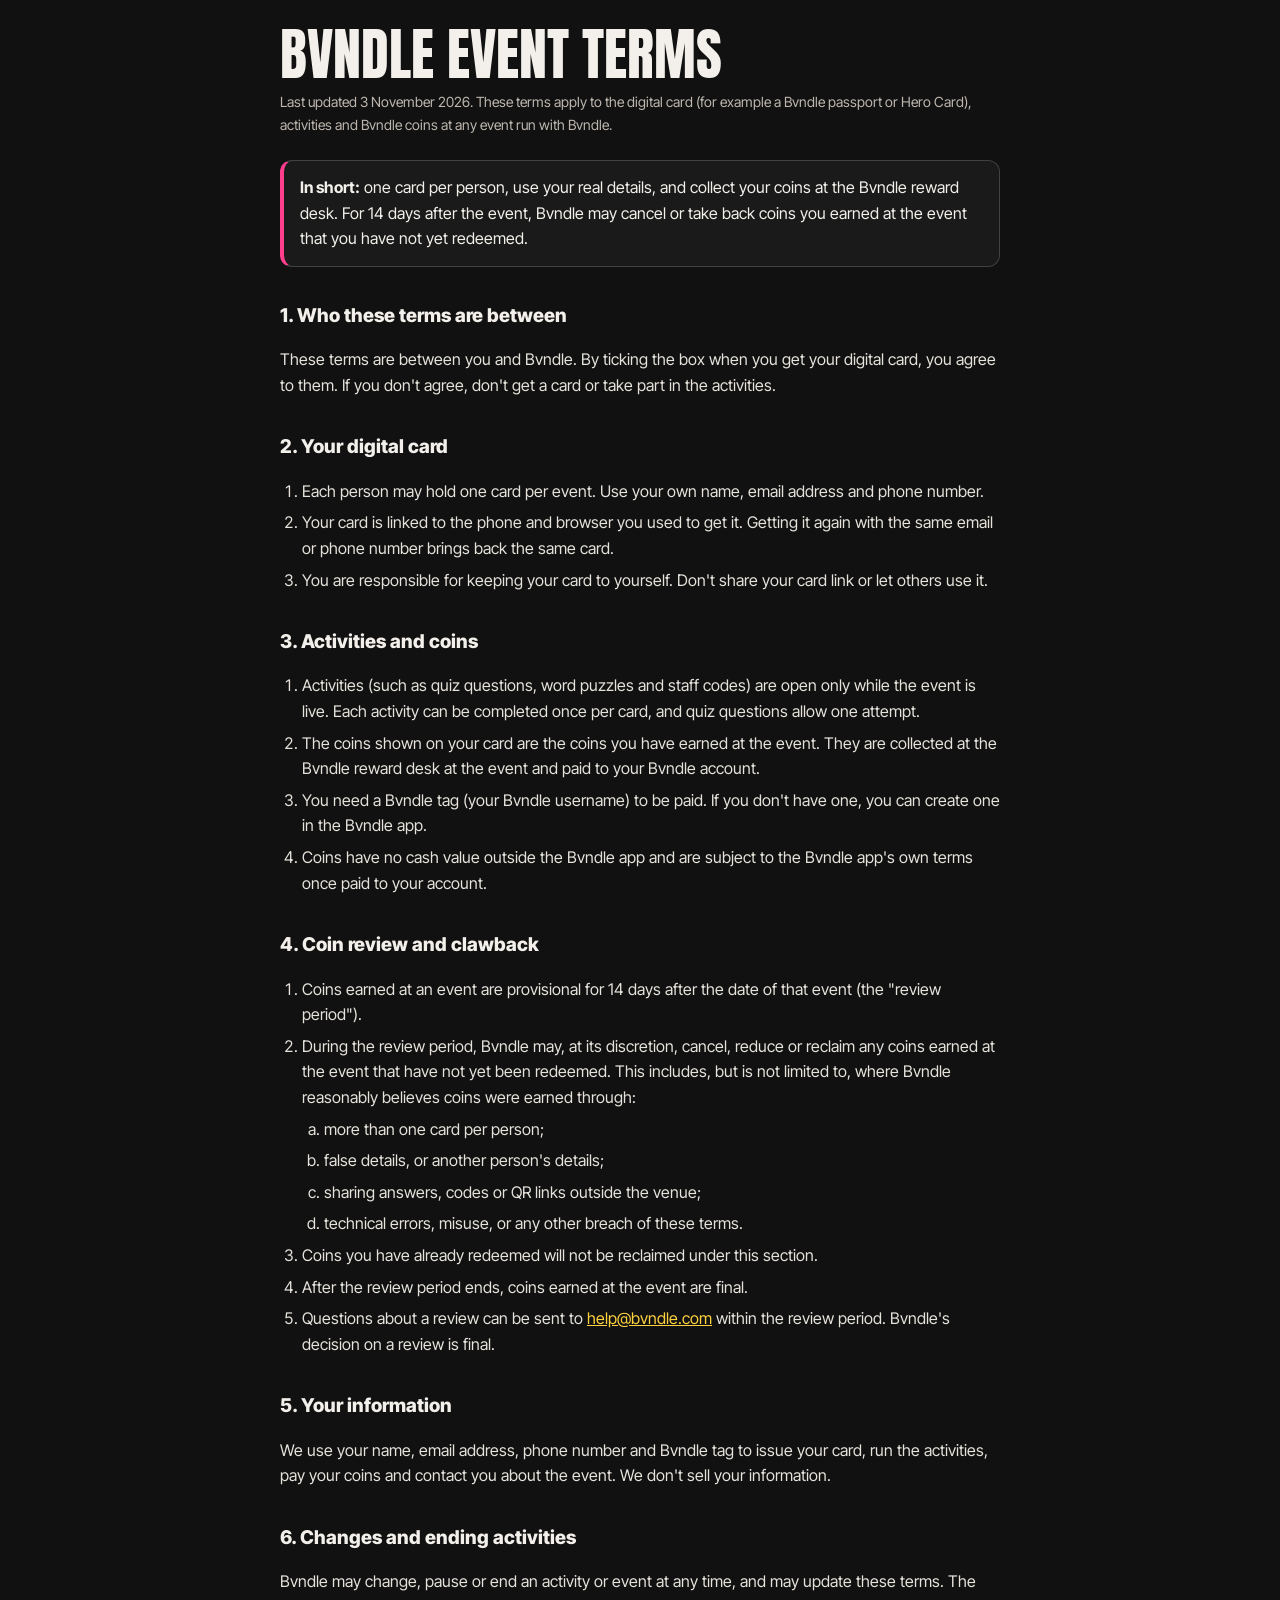
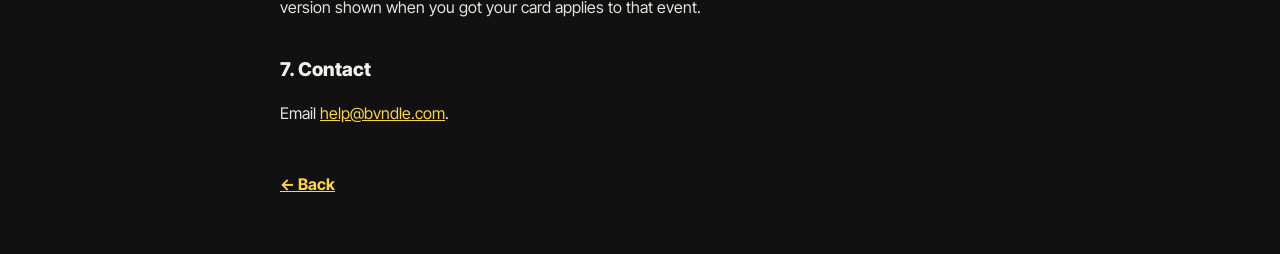
<file: event-terms.html>
<!doctype html>
<html lang="en">
<head>
  <meta charset="utf-8">
  <meta name="viewport" content="width=device-width, initial-scale=1, viewport-fit=cover">
  <title>Bvndle Event Terms</title>
  <meta name="description" content="Terms for Bvndle digital cards, activities and coins at Bvndle events.">
  <meta name="theme-color" content="#111111">
  <link rel="icon" href="assets/favicon.svg?v=2" type="image/svg+xml">
  <link rel="preconnect" href="https://fonts.googleapis.com">
  <link href="https://fonts.googleapis.com/css2?family=Anton&family=Inter+Tight:wght@400;500;600;700;800&display=swap" rel="stylesheet">
  <style>
    :root { --bg: #111; --fg: #F3F0EB; --dim: #bdb7af; --line: rgba(243,240,235,.18); --pink: #FF3E8E; --yellow: #FFD23F; }
    * { box-sizing: border-box; }
    html { -webkit-text-size-adjust: 100%; }
    body { margin: 0; background: var(--bg); color: var(--fg); font: 400 16px/1.6 "Inter Tight", system-ui, sans-serif; }
    main { width: min(720px, 100% - 32px); margin: 0 auto; padding: max(28px, env(safe-area-inset-top)) 0 calc(56px + env(safe-area-inset-bottom)); }
    h1 { font: 400 clamp(38px, 10vw, 56px)/.95 "Anton", Impact, sans-serif; text-transform: uppercase; margin: 0 0 10px; }
    h2 { font-size: 19px; font-weight: 800; margin: 34px 0 8px; }
    .meta { color: var(--dim); font-size: 14px; margin: 0 0 24px; }
    p, li { color: #e6e2dc; }
    ol { padding-left: 22px; } li { margin: 6px 0; } li li { list-style: lower-alpha; }
    a { color: var(--yellow); }
    .key { border: 1px solid var(--line); border-left: 4px solid var(--pink); border-radius: 12px; padding: 14px 16px; background: rgba(243,240,235,.04); }
    .back { display: inline-block; margin-top: 30px; font-weight: 700; }
  </style>
</head>
<body>
  <main>
    <h1>Bvndle Event Terms</h1>
    <p class="meta">Last updated 3 November 2026. These terms apply to the digital card (for example a Bvndle passport or Hero Card), activities and Bvndle coins at any event run with Bvndle.</p>

    <div class="key"><b>In short:</b> one card per person, use your real details, and collect your coins at the Bvndle reward desk. For 14 days after the event, Bvndle may cancel or take back coins you earned at the event that you have not yet redeemed.</div>

    <h2>1. Who these terms are between</h2>
    <p>These terms are between you and Bvndle. By ticking the box when you get your digital card, you agree to them. If you don't agree, don't get a card or take part in the activities.</p>

    <h2>2. Your digital card</h2>
    <ol>
      <li>Each person may hold one card per event. Use your own name, email address and phone number.</li>
      <li>Your card is linked to the phone and browser you used to get it. Getting it again with the same email or phone number brings back the same card.</li>
      <li>You are responsible for keeping your card to yourself. Don't share your card link or let others use it.</li>
    </ol>

    <h2>3. Activities and coins</h2>
    <ol>
      <li>Activities (such as quiz questions, word puzzles and staff codes) are open only while the event is live. Each activity can be completed once per card, and quiz questions allow one attempt.</li>
      <li>The coins shown on your card are the coins you have earned at the event. They are collected at the Bvndle reward desk at the event and paid to your Bvndle account.</li>
      <li>You need a Bvndle tag (your Bvndle username) to be paid. If you don't have one, you can create one in the Bvndle app.</li>
      <li>Coins have no cash value outside the Bvndle app and are subject to the Bvndle app's own terms once paid to your account.</li>
    </ol>

    <h2>4. Coin review and clawback</h2>
    <ol>
      <li>Coins earned at an event are provisional for 14 days after the date of that event (the "review period").</li>
      <li>During the review period, Bvndle may, at its discretion, cancel, reduce or reclaim any coins earned at the event that have not yet been redeemed. This includes, but is not limited to, where Bvndle reasonably believes coins were earned through:
        <ol>
          <li>more than one card per person;</li>
          <li>false details, or another person's details;</li>
          <li>sharing answers, codes or QR links outside the venue;</li>
          <li>technical errors, misuse, or any other breach of these terms.</li>
        </ol>
      </li>
      <li>Coins you have already redeemed will not be reclaimed under this section.</li>
      <li>After the review period ends, coins earned at the event are final.</li>
      <li>Questions about a review can be sent to <a href="mailto:help@bvndle.com">help@bvndle.com</a> within the review period. Bvndle's decision on a review is final.</li>
    </ol>

    <h2>5. Your information</h2>
    <p>We use your name, email address, phone number and Bvndle tag to issue your card, run the activities, pay your coins and contact you about the event. We don't sell your information.</p>

    <h2>6. Changes and ending activities</h2>
    <p>Bvndle may change, pause or end an activity or event at any time, and may update these terms. The version shown when you got your card applies to that event.</p>

    <h2>7. Contact</h2>
    <p>Email <a href="mailto:help@bvndle.com">help@bvndle.com</a>.</p>

    <a class="back" href="#" onclick="if (history.length > 1) history.back(); else window.close(); return false;">&larr; Back</a>
  </main>
</body>
</html>
</file>
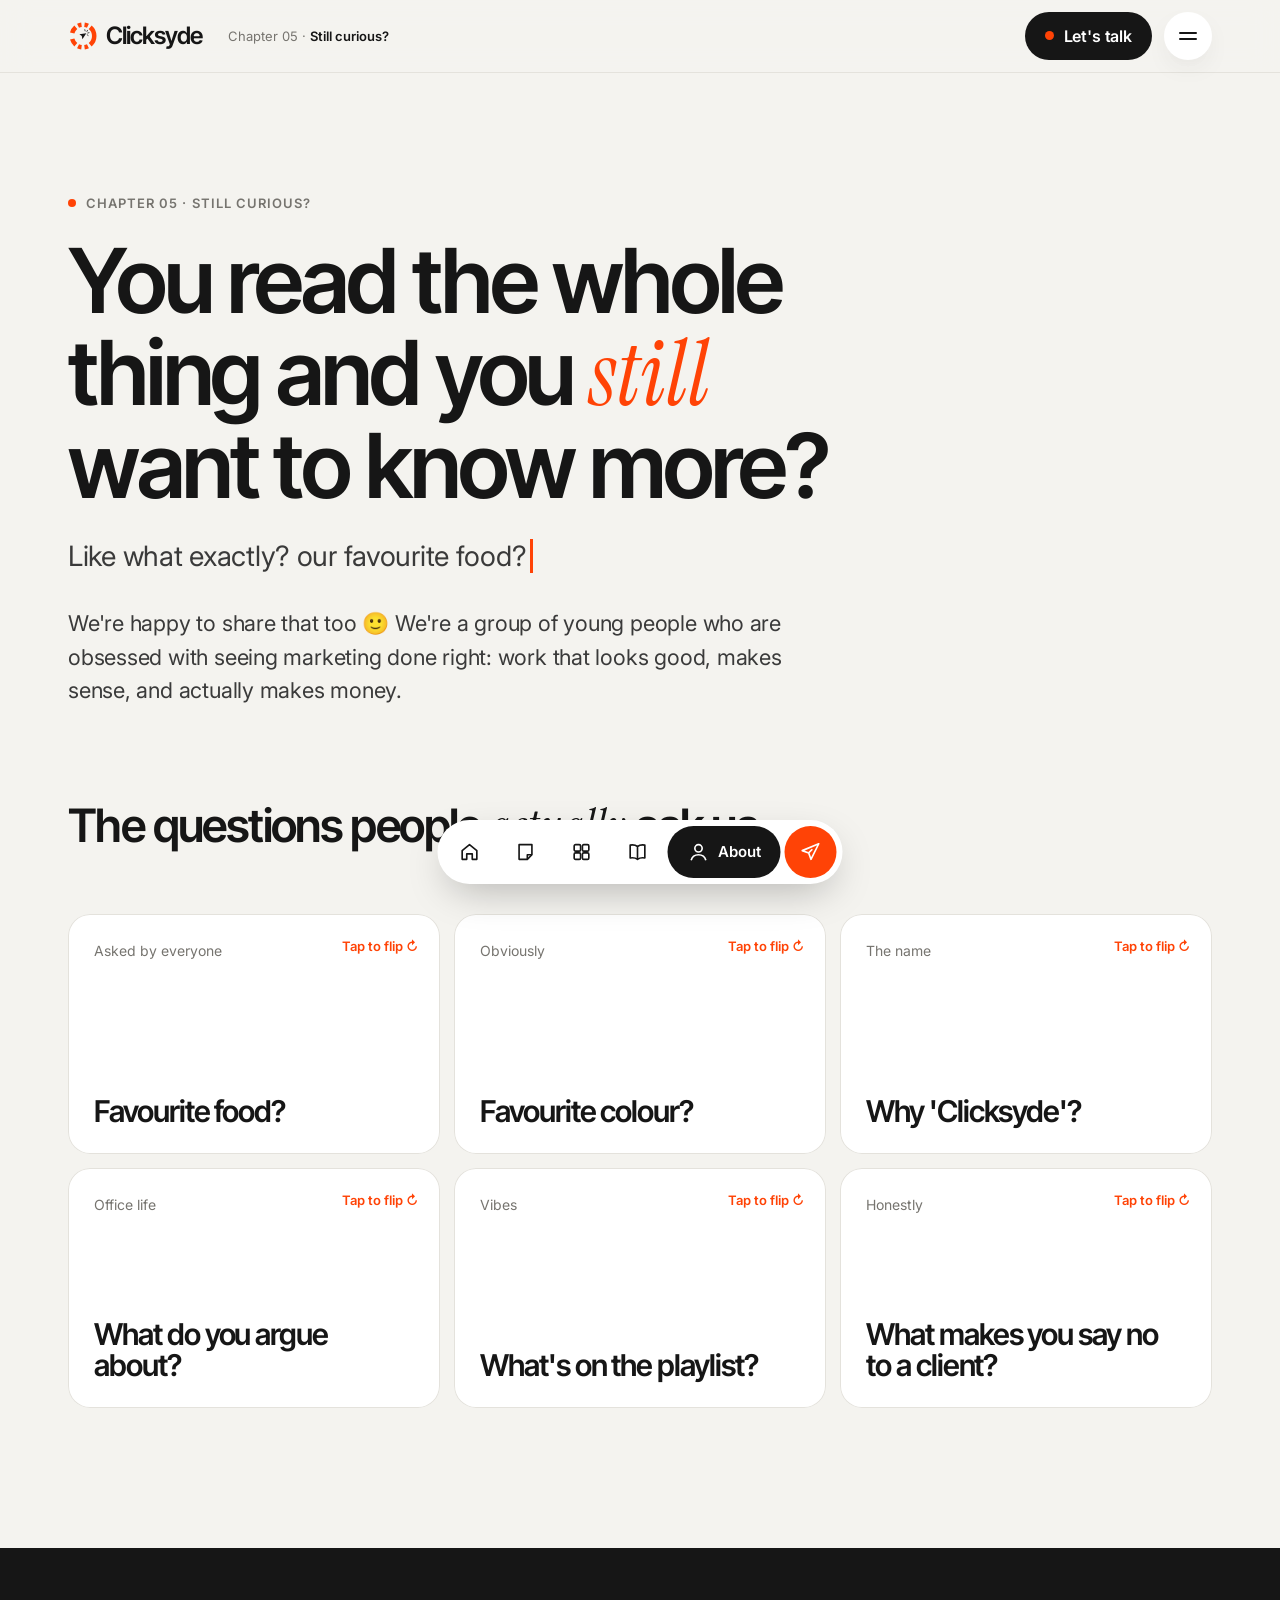
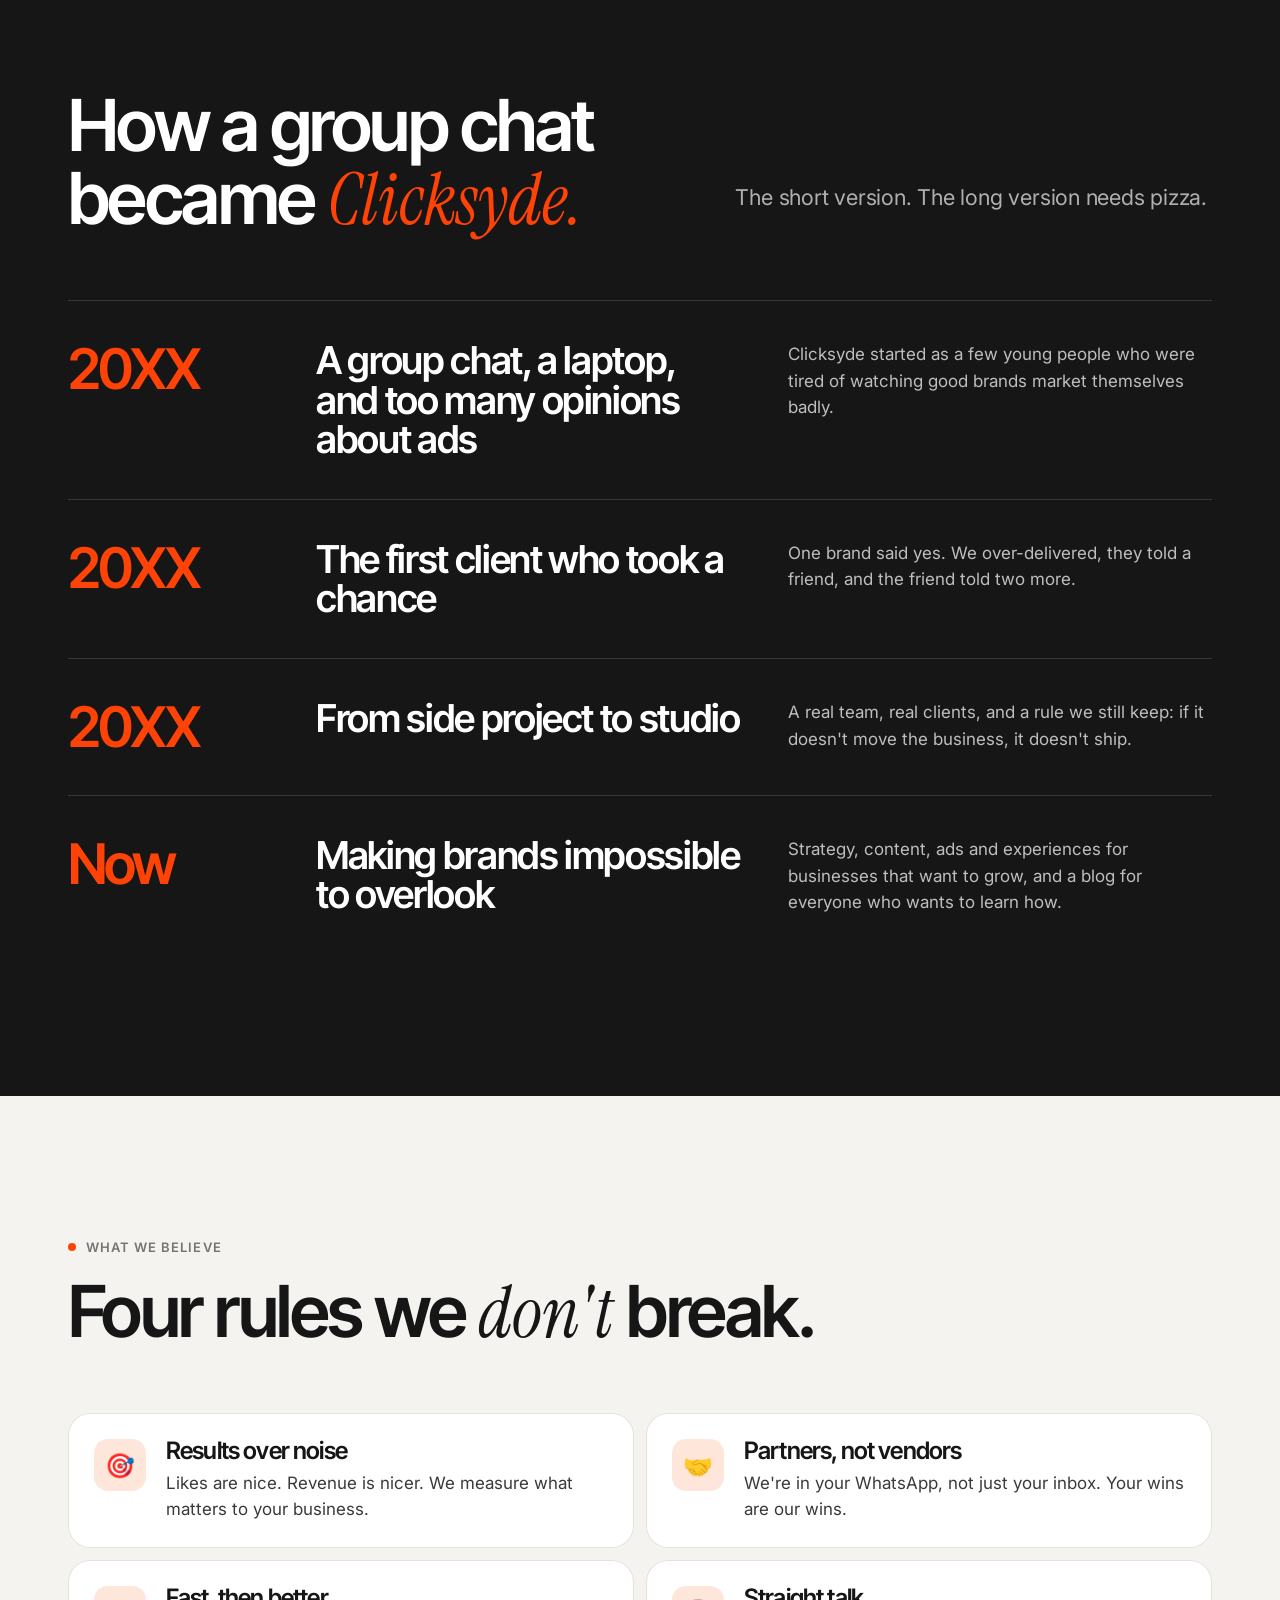
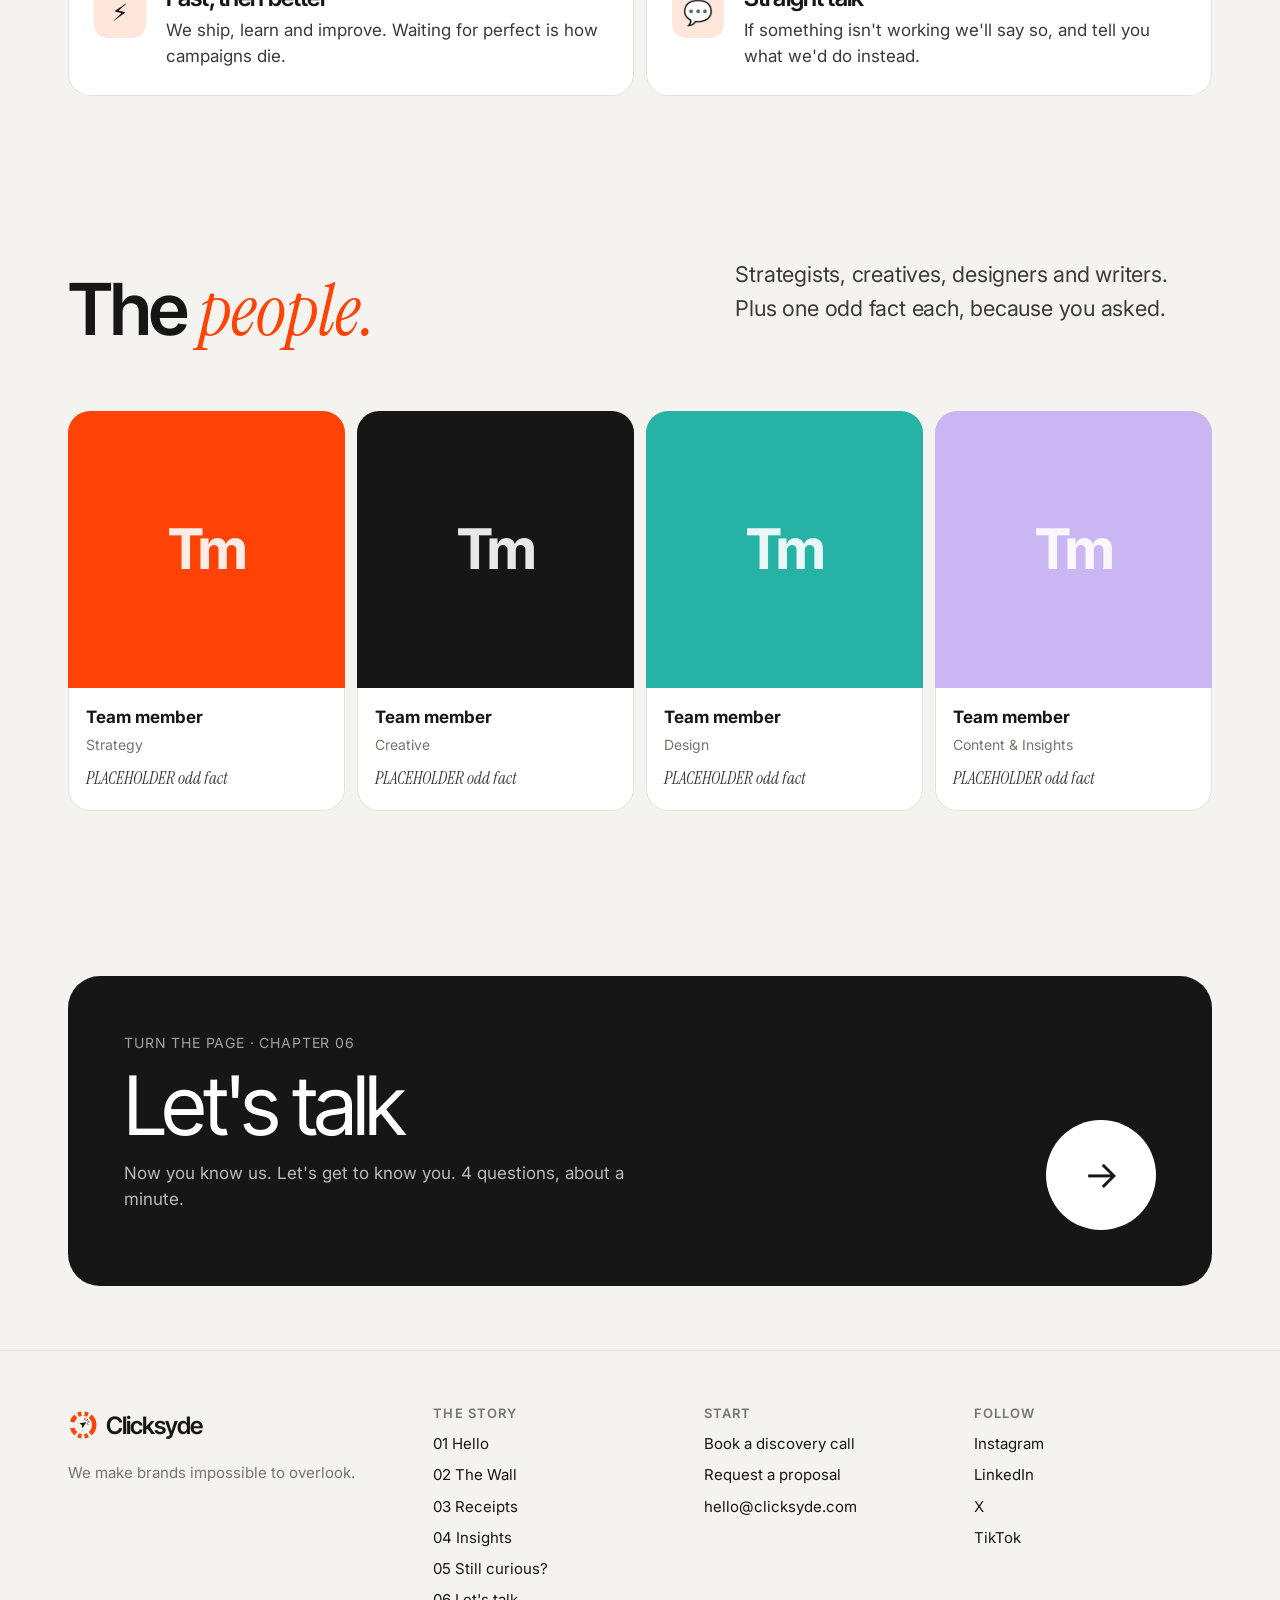
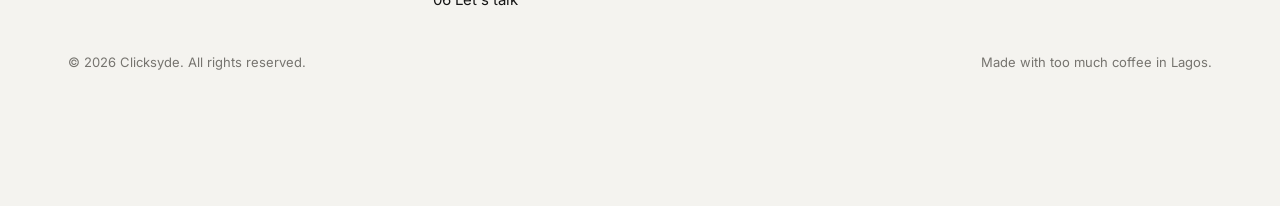
<file: clicksyde/about.html>
<!doctype html>
<html lang="en">
<head>
  <meta charset="utf-8">
  <meta name="viewport" content="width=device-width, initial-scale=1, viewport-fit=cover">
  <title>Still curious? | About Clicksyde</title>
  <meta name="description" content="The story, the people and the opinions behind Clicksyde.">
  <meta name="theme-color" content="#161616">
  <link rel="icon" href="assets/favicon.svg" type="image/svg+xml">
  <link rel="preconnect" href="https://fonts.googleapis.com"><link rel="preconnect" href="https://fonts.gstatic.com" crossorigin>
  <link href="https://fonts.googleapis.com/css2?family=Inter+Tight:wght@500;600;700&family=Inter:wght@400;500;600;700&family=Instrument+Serif:ital@1&display=swap" rel="stylesheet">
  <link rel="stylesheet" href="css/clicksyde.css?v=1">
</head>
<body data-page="about">
<main>

  <section class="opener curious">
    <div class="wrap">
      <span class="eyebrow">Chapter 05 · Still curious?</span>
      <h1 class="rv">You read the whole thing and you <span class="serif accent">still</span> want to know more?</h1>
      <p class="lead rv rv-d1" style="font-size:clamp(20px,2.2vw,28px)">Like what exactly? <span class="typed" aria-live="polite"></span></p>
      <p class="lead rv rv-d2">We're happy to share that too 🙂 We're a group of young people who are obsessed with seeing marketing done right: work that looks good, makes sense, and actually makes money.</p>
    </div>
  </section>

  <section class="sec" style="padding-top:0">
    <div class="wrap">
      <div class="sec-head"><h2 class="h-md rv">The questions people <span class="serif">actually</span> ask us</h2></div>
      <div class="facts"></div>
    </div>
  </section>

  <section class="sec dark">
    <div class="wrap">
      <div class="sec-head split">
        <h2 class="h-lg rv">How a group chat became <span class="serif accent">Clicksyde.</span></h2>
        <p class="lead rv rv-d1">The short version. The long version needs pizza.</p>
      </div>
      <div class="chapters-story"></div>
    </div>
  </section>

  <section class="sec">
    <div class="wrap">
      <div class="sec-head"><span class="eyebrow">What we believe</span><h2 class="h-lg rv">Four rules we <span class="serif">don't</span> break.</h2></div>
      <div class="values"></div>
    </div>
  </section>

  <section class="sec" style="padding-top:0">
    <div class="wrap">
      <div class="sec-head split"><h2 class="h-lg rv">The <span class="serif accent">people.</span></h2><p class="lead rv rv-d1">Strategists, creatives, designers and writers. Plus one odd fact each, because you asked.</p></div>
      <div class="team"></div>
    </div>
  </section>
  <span data-next-line="Now you know us. Let's get to know you. 4 questions, about a minute."></span>

</main>
<script src="js/data.js?v=1"></script>
<script src="js/app.js?v=1"></script>
</body>
</html>
</file>
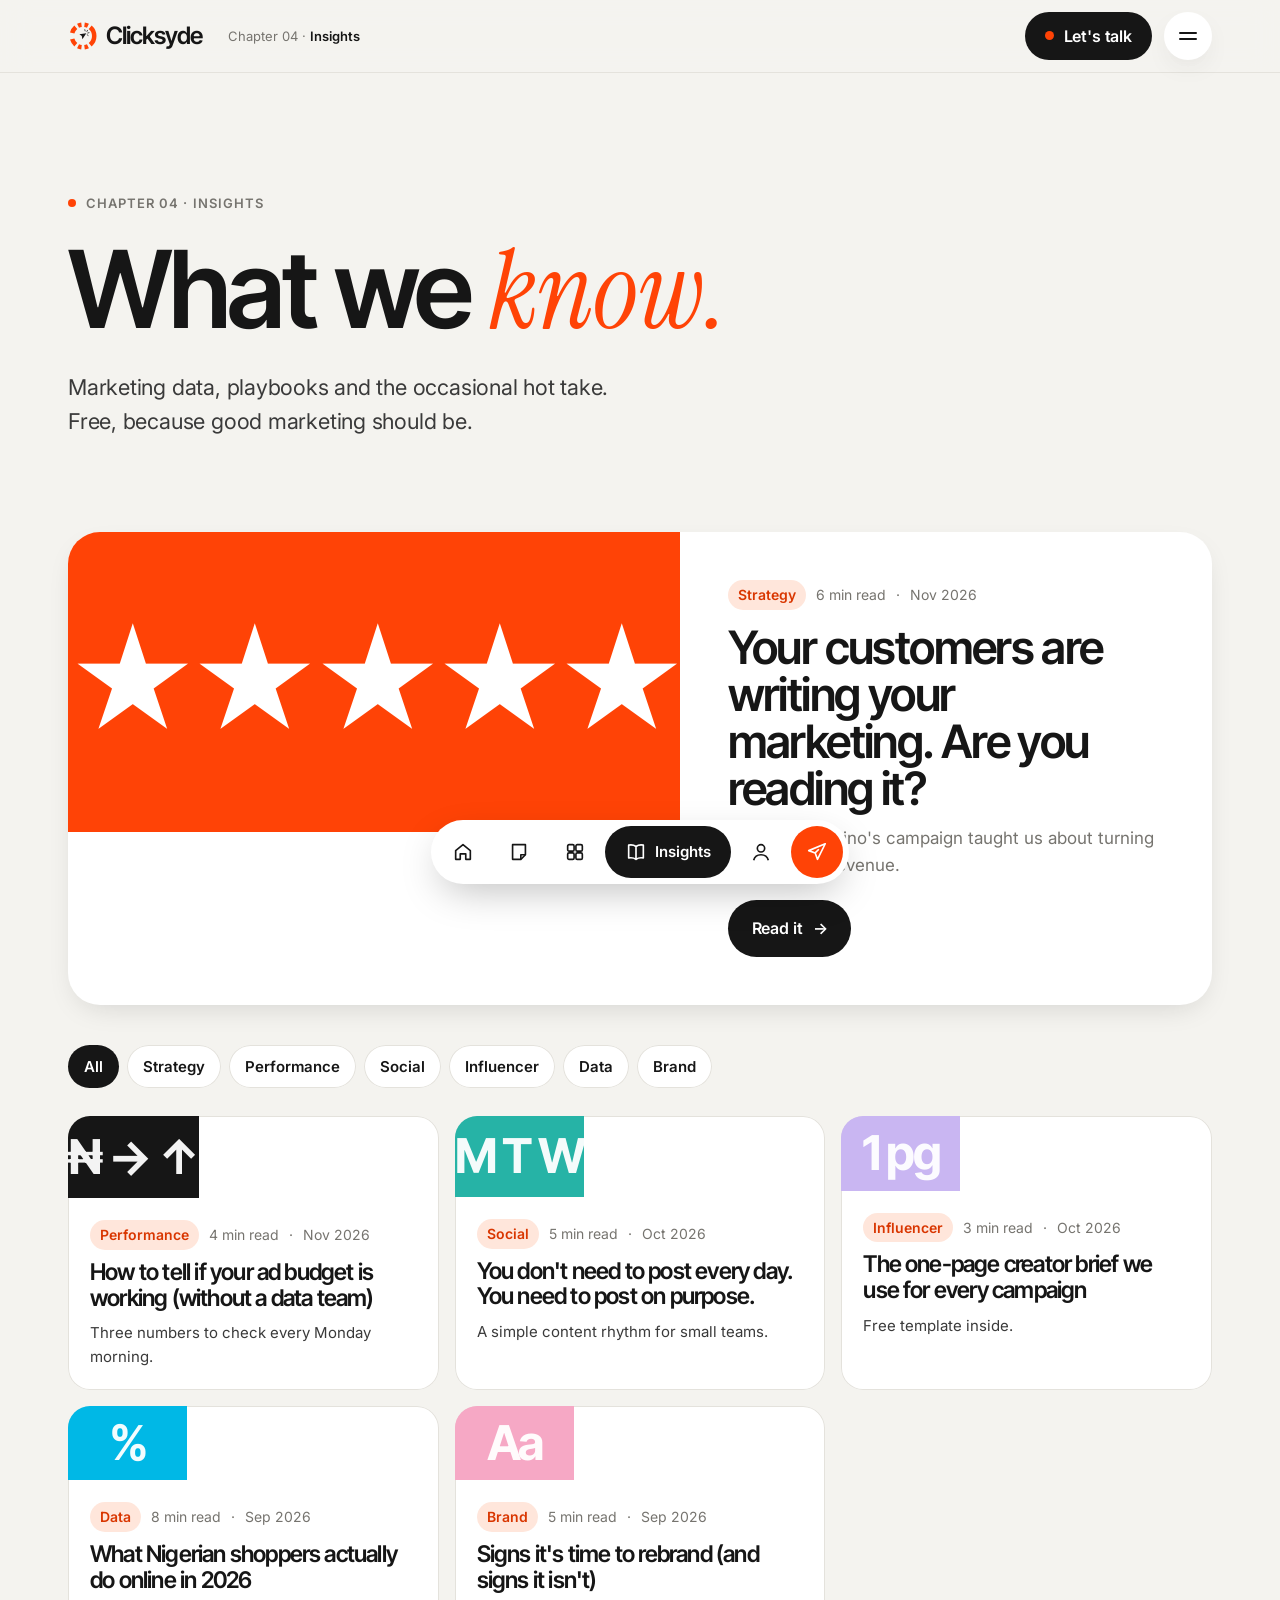
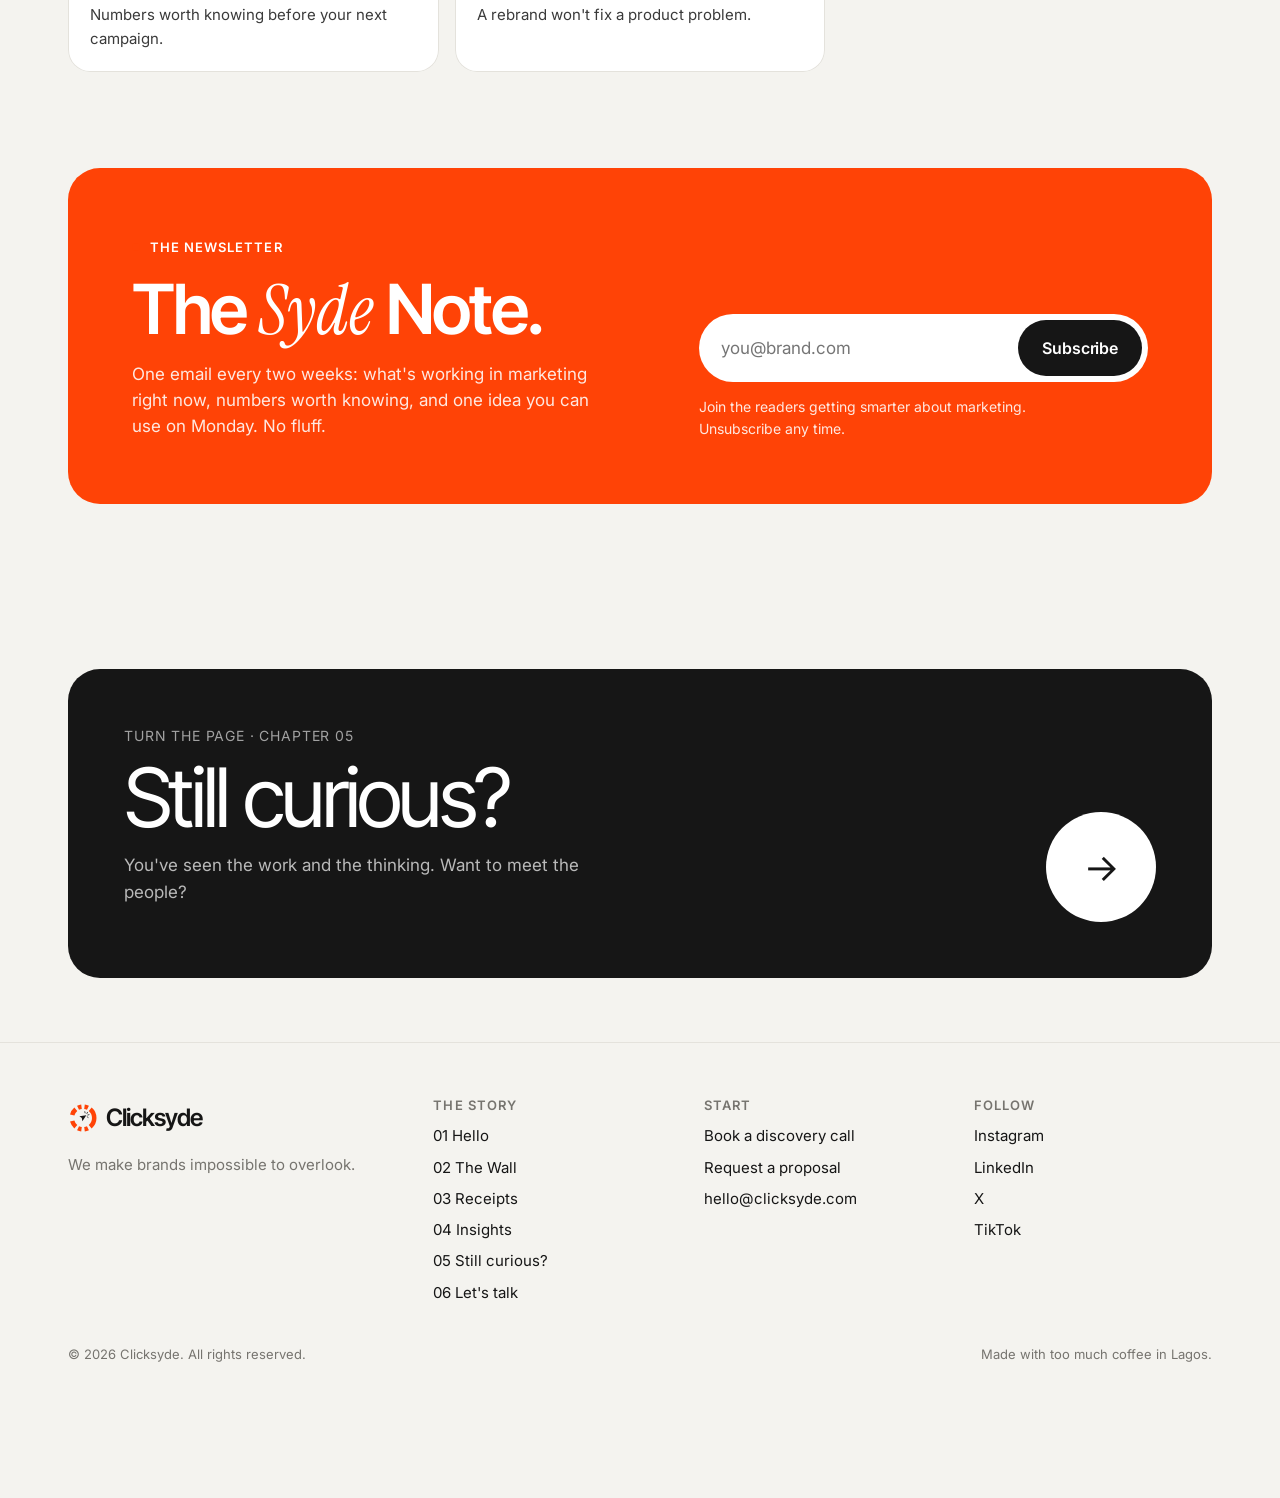
<file: clicksyde/insights.html>
<!doctype html>
<html lang="en">
<head>
  <meta charset="utf-8">
  <meta name="viewport" content="width=device-width, initial-scale=1, viewport-fit=cover">
  <title>Insights | Clicksyde</title>
  <meta name="description" content="Marketing ideas, data and playbooks from the Clicksyde team. Plus The Syde Note newsletter.">
  <meta name="theme-color" content="#161616">
  <link rel="icon" href="assets/favicon.svg" type="image/svg+xml">
  <link rel="preconnect" href="https://fonts.googleapis.com"><link rel="preconnect" href="https://fonts.gstatic.com" crossorigin>
  <link href="https://fonts.googleapis.com/css2?family=Inter+Tight:wght@500;600;700&family=Inter:wght@400;500;600;700&family=Instrument+Serif:ital@1&display=swap" rel="stylesheet">
  <link rel="stylesheet" href="css/clicksyde.css?v=1">
</head>
<body data-page="insights">
<main>

  <section class="opener">
    <div class="wrap">
      <span class="eyebrow">Chapter 04 · Insights</span>
      <h1 class="h-xl rv">What we <span class="serif accent">know.</span></h1>
      <p class="lead rv rv-d1">Marketing data, playbooks and the occasional hot take. Free, because good marketing should be.</p>
    </div>
  </section>

  <section style="padding-bottom:72px">
    <div class="wrap">
      <div class="featured-slot"></div>
      <div class="feed-filters" role="group" aria-label="Filter articles" style="margin-top:40px"></div>
      <div class="posts"></div>
    </div>
  </section>

  <section class="sec" id="newsletter" style="padding-top:24px">
    <div class="wrap">
      <div class="newsletter rv">
        <div><span class="eyebrow" style="color:#fff">The newsletter</span>
          <h2 style="margin-top:16px">The <span class="serif">Syde</span> Note.</h2>
          <p>One email every two weeks: what's working in marketing right now, numbers worth knowing, and one idea you can use on Monday. No fluff.</p></div>
        <div>
          <form class="nl-form" novalidate><label class="sr-only" for="nl-email">Email</label>
            <input id="nl-email" type="email" placeholder="you@brand.com" autocomplete="email"><button class="btn btn-dark" type="submit">Subscribe</button></form>
          <p class="nl-note">Join the readers getting smarter about marketing. Unsubscribe any time.</p>
        </div>
      </div>
    </div>
  </section>

  <div class="reader" role="dialog" aria-modal="true" aria-label="Article">
    <div class="bar"><span class="brand" style="font-size:18px">Insights</span><button>✕ Close</button></div>
    <article></article>
  </div>
  <span data-next-line="You've seen the work and the thinking. Want to meet the people?"></span>

</main>
<script src="js/data.js?v=1"></script>
<script src="js/app.js?v=1"></script>
</body>
</html>
</file>
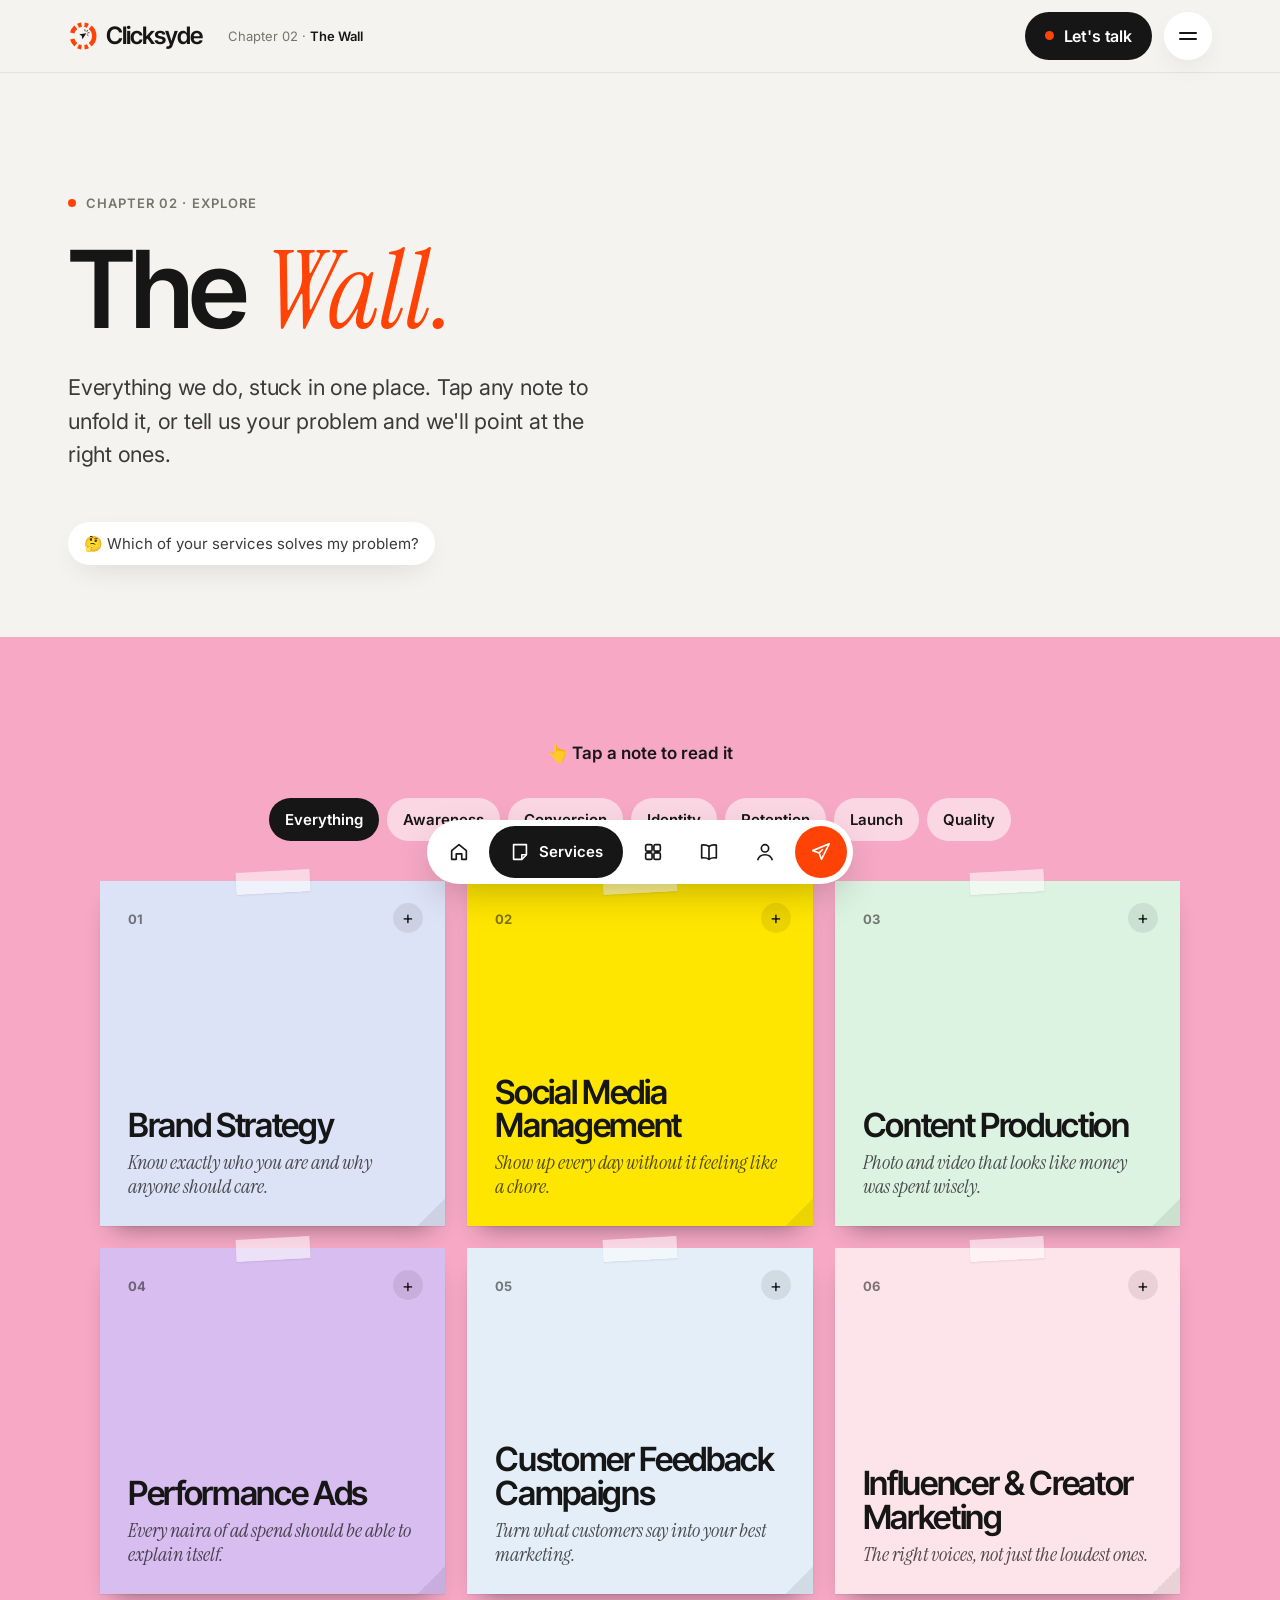
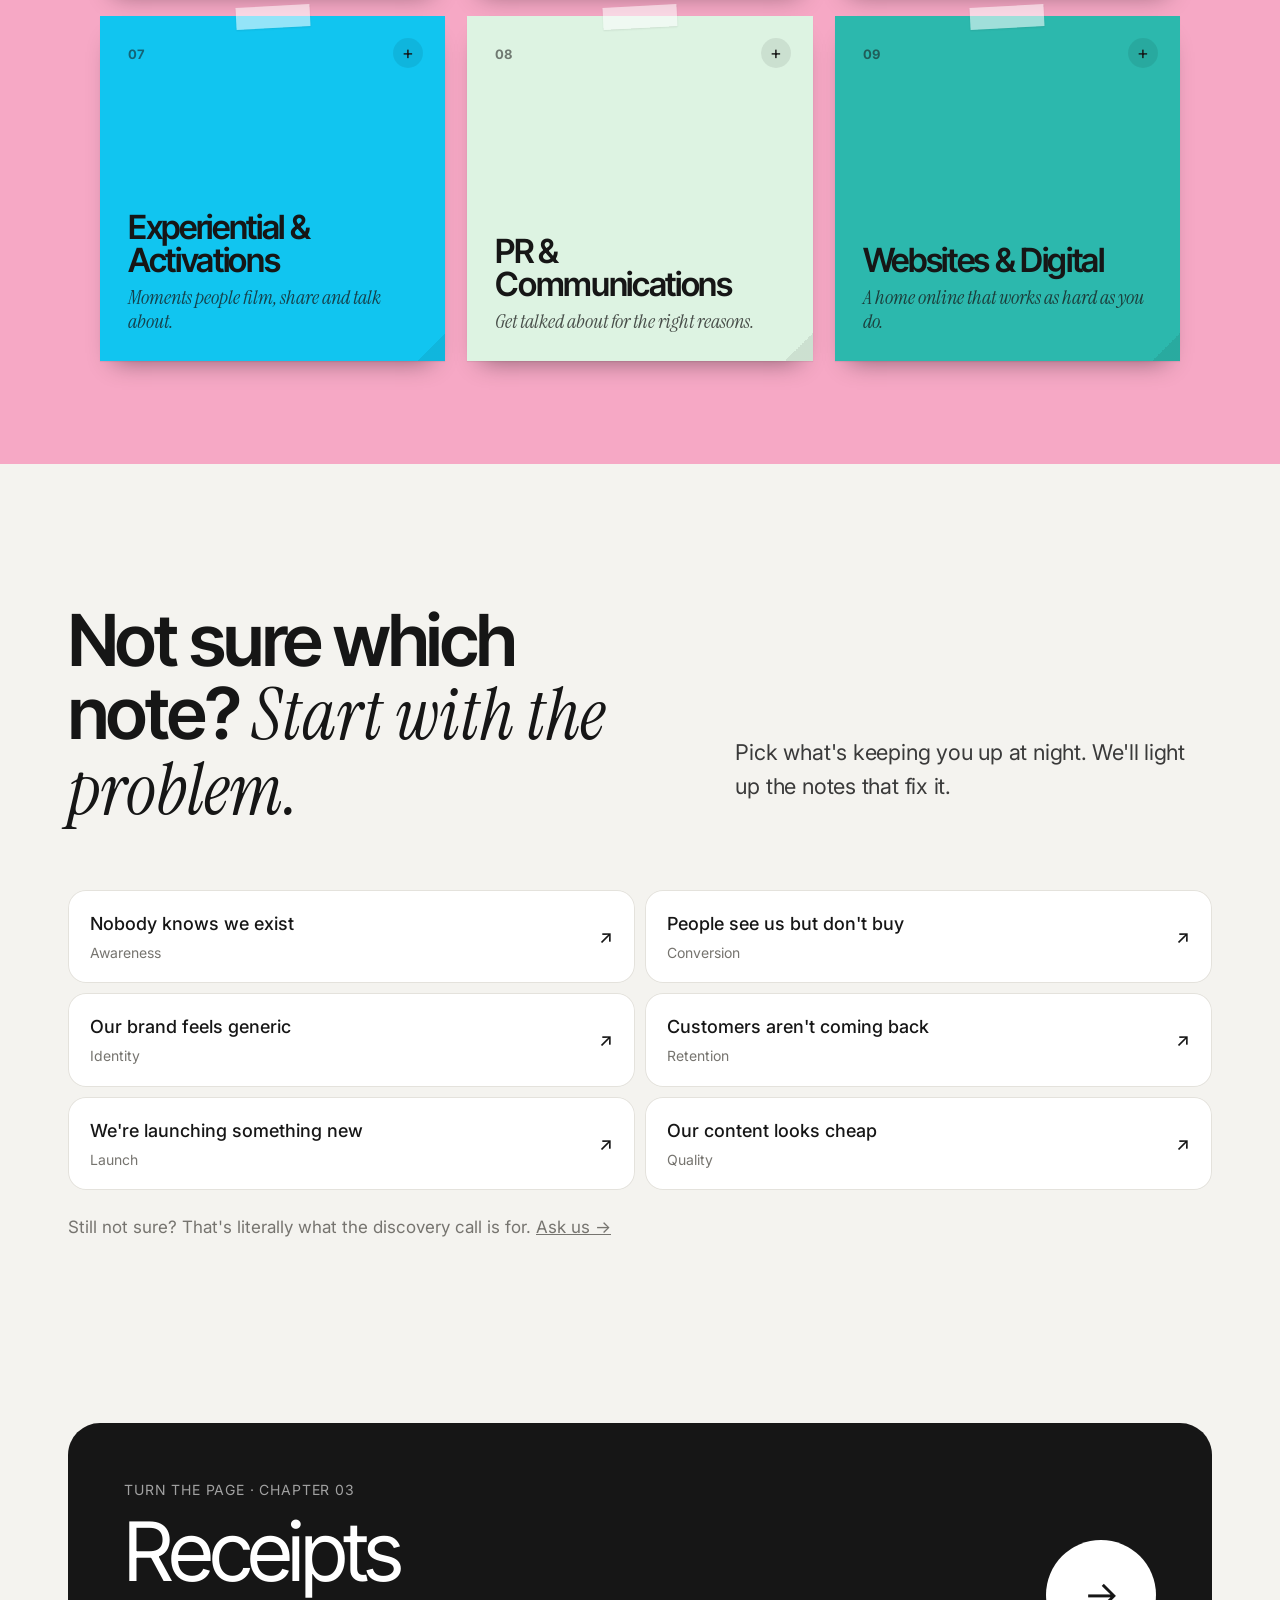
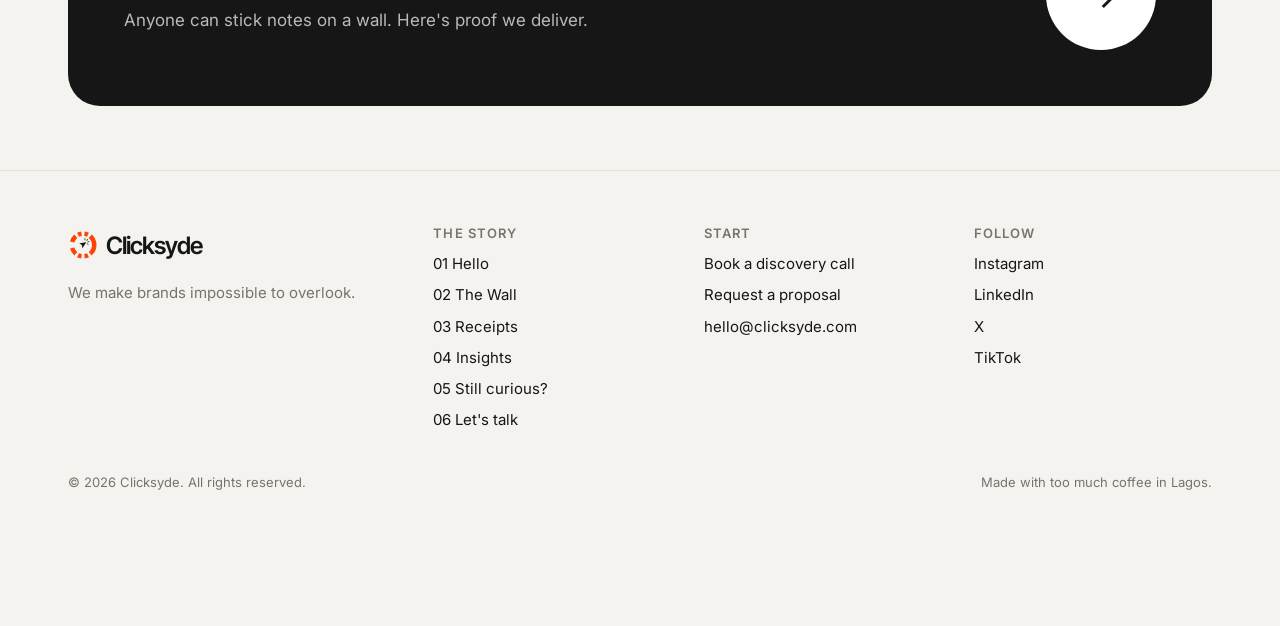
<file: clicksyde/services.html>
<!doctype html>
<html lang="en">
<head>
  <meta charset="utf-8">
  <meta name="viewport" content="width=device-width, initial-scale=1, viewport-fit=cover">
  <title>The Wall | Clicksyde services</title>
  <meta name="description" content="Everything Clicksyde does, stuck on one wall. Tap a note to see what you get.">
  <meta name="theme-color" content="#161616">
  <link rel="icon" href="assets/favicon.svg" type="image/svg+xml">
  <link rel="preconnect" href="https://fonts.googleapis.com"><link rel="preconnect" href="https://fonts.gstatic.com" crossorigin>
  <link href="https://fonts.googleapis.com/css2?family=Inter+Tight:wght@500;600;700&family=Inter:wght@400;500;600;700&family=Instrument+Serif:ital@1&display=swap" rel="stylesheet">
  <link rel="stylesheet" href="css/clicksyde.css?v=1">
</head>
<body data-page="wall">
<main>

  <section class="opener">
    <div class="wrap">
      <span class="eyebrow">Chapter 02 · Explore</span>
      <h1 class="h-xl rv">The <span class="serif accent">Wall.</span></h1>
      <p class="lead rv rv-d1">Everything we do, stuck in one place. Tap any note to unfold it, or tell us your problem and we'll point at the right ones.</p>
      <span class="q rv rv-d2">🤔 Which of your services solves my problem?</span>
    </div>
  </section>

  <section class="wall-sec" aria-label="Services">
    <div class="wrap">
      <p class="hint">👆 Tap a note to read it</p>
      <div class="filters" role="group" aria-label="Filter by problem"></div>
      <div class="wall"></div>
    </div>
  </section>

  <section class="sec">
    <div class="wrap">
      <div class="sec-head split">
        <h2 class="h-lg rv">Not sure which note? <span class="serif">Start with the problem.</span></h2>
        <p class="lead rv rv-d1">Pick what's keeping you up at night. We'll light up the notes that fix it.</p>
      </div>
      <div class="finder"></div>
      <p class="muted" style="margin-top:24px">Still not sure? That's literally what the discovery call is for. <a href="start.html">Ask us →</a></p>
    </div>
  </section>

  <div class="sheet-wrap" role="dialog" aria-modal="true" aria-labelledby="sheet-title"><div class="sheet"></div></div>
  <span data-next-line="Anyone can stick notes on a wall. Here's proof we deliver."></span>

</main>
<script src="js/data.js?v=1"></script>
<script src="js/app.js?v=1"></script>
</body>
</html>
</file>
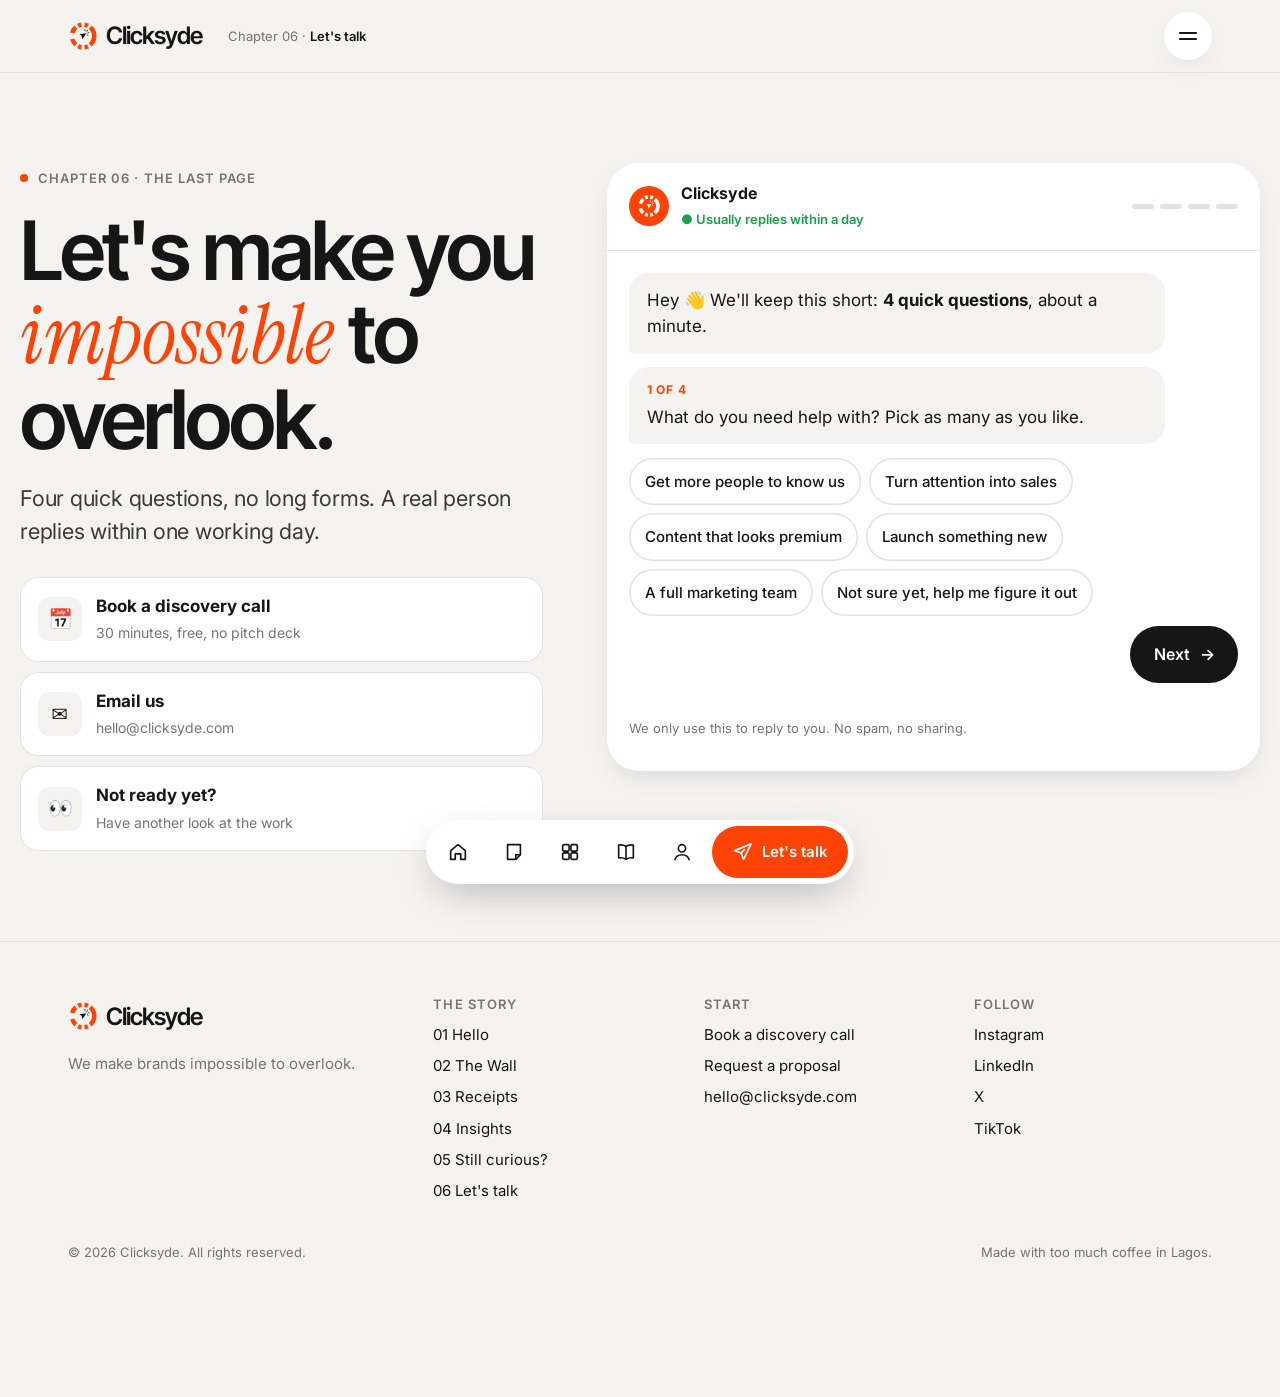
<file: clicksyde/start.html>
<!doctype html>
<html lang="en">
<head>
  <meta charset="utf-8">
  <meta name="viewport" content="width=device-width, initial-scale=1, viewport-fit=cover">
  <title>Let's talk | Clicksyde</title>
  <meta name="description" content="Tell us about your business in 4 quick questions, or book a discovery call with Clicksyde.">
  <meta name="theme-color" content="#161616">
  <link rel="icon" href="assets/favicon.svg" type="image/svg+xml">
  <link rel="preconnect" href="https://fonts.googleapis.com"><link rel="preconnect" href="https://fonts.gstatic.com" crossorigin>
  <link href="https://fonts.googleapis.com/css2?family=Inter+Tight:wght@500;600;700&family=Inter:wght@400;500;600;700&family=Instrument+Serif:ital@1&display=swap" rel="stylesheet">
  <link rel="stylesheet" href="css/clicksyde.css?v=1">
</head>
<body data-page="talk">
<main>

  <div class="wrap talk">
    <div class="aside">
      <span class="eyebrow">Chapter 06 · The last page</span>
      <h1 style="margin-top:20px" class="rv">Let's make you <span class="serif accent">impossible</span> to overlook.</h1>
      <p class="lead rv rv-d1" style="margin-top:20px">Four quick questions, no long forms. A real person replies within one working day.</p>
      <div class="paths rv rv-d2">
        <a class="path" id="call" data-cal href="#"><span class="ico">📅</span><span><b>Book a discovery call</b><small>30 minutes, free, no pitch deck</small></span></a>
        <a class="path" data-mail href="#"><span class="ico">✉️</span><span><b>Email us</b><small data-mail-text></small></span></a>
        <a class="path" href="work.html"><span class="ico">👀</span><span><b>Not ready yet?</b><small>Have another look at the work</small></span></a>
      </div>
    </div>

    <div class="convo rv" aria-live="polite">
      <div class="convo-top">
        <div class="av" data-mark></div>
        <div><b>Clicksyde</b><small>● Usually replies within a day</small></div>
        <div class="qbar" aria-hidden="true"><i></i><i></i><i></i><i></i></div>
      </div>
      <div class="convo-body"></div>
      <p class="privacy">We only use this to reply to you. No spam, no sharing.</p>
    </div>
  </div>

</main>
<script src="js/data.js?v=1"></script>
<script src="js/app.js?v=1"></script>
</body>
</html>
</file>
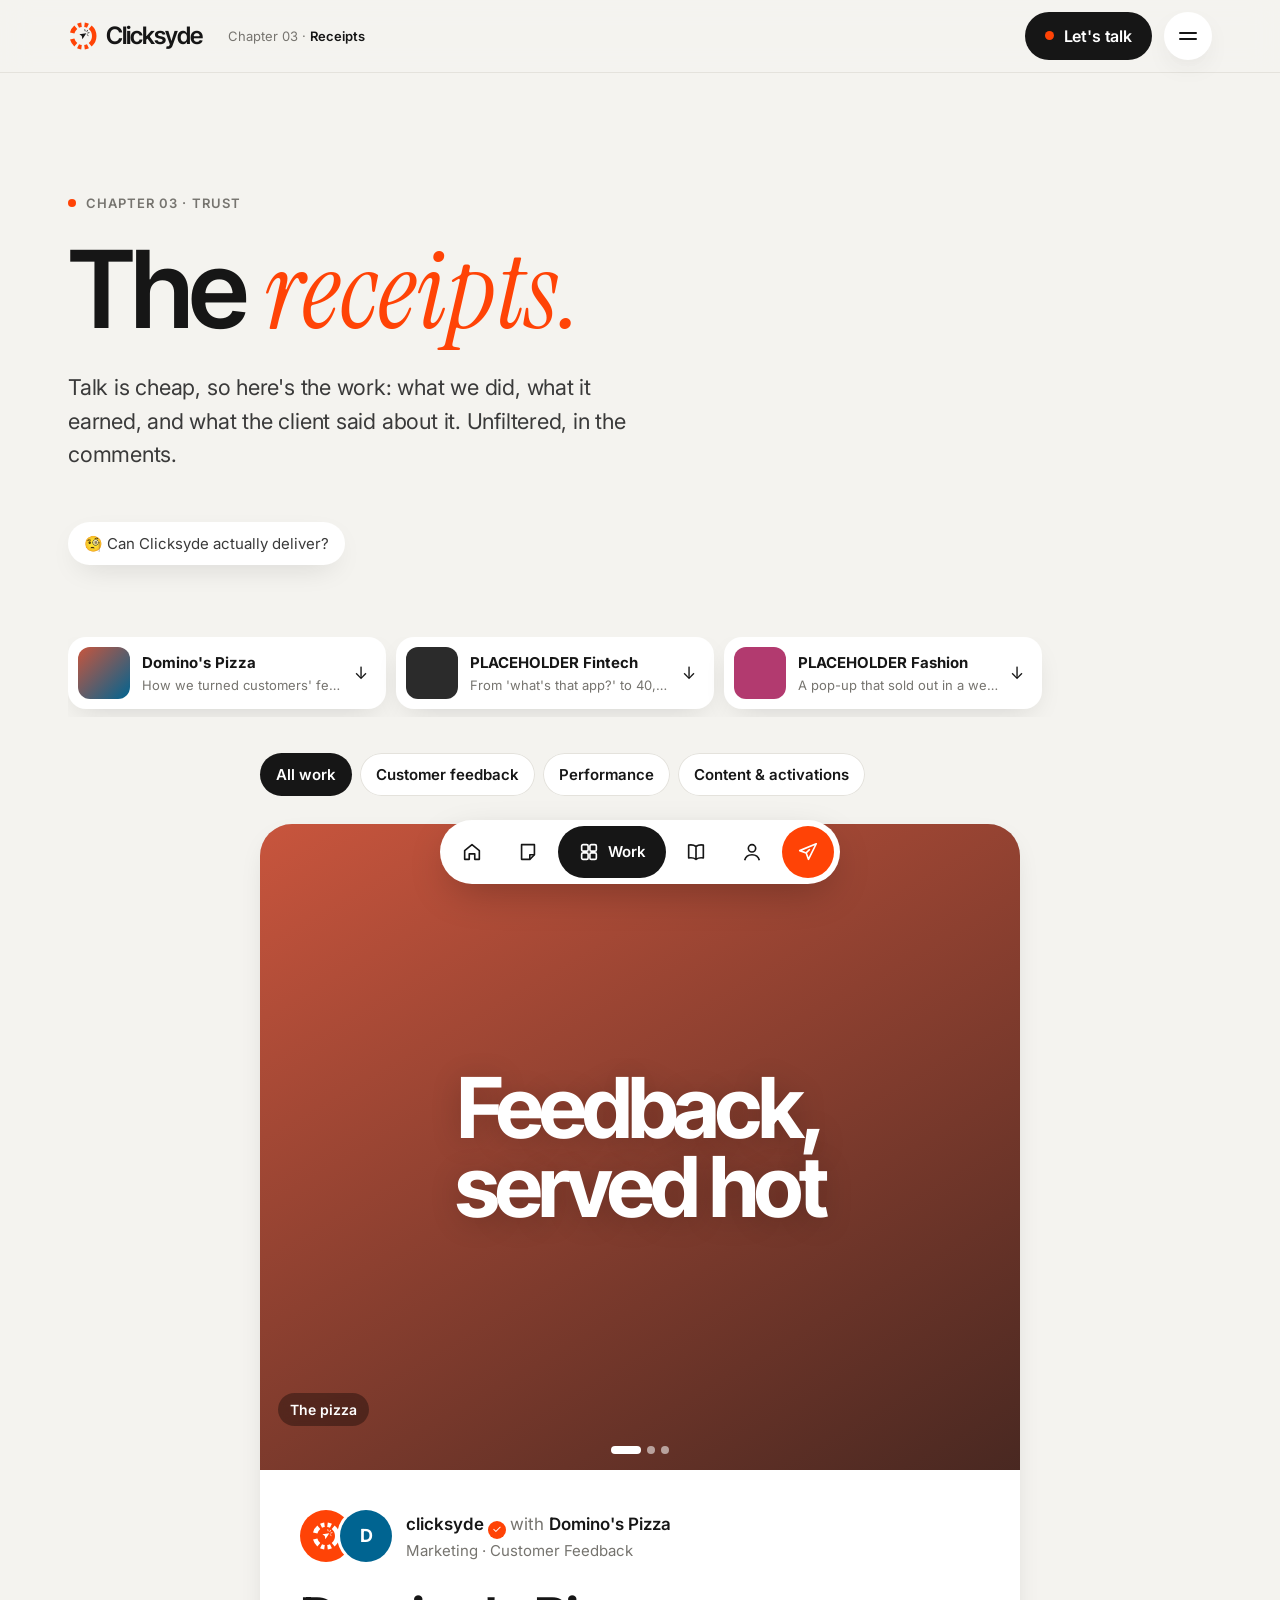
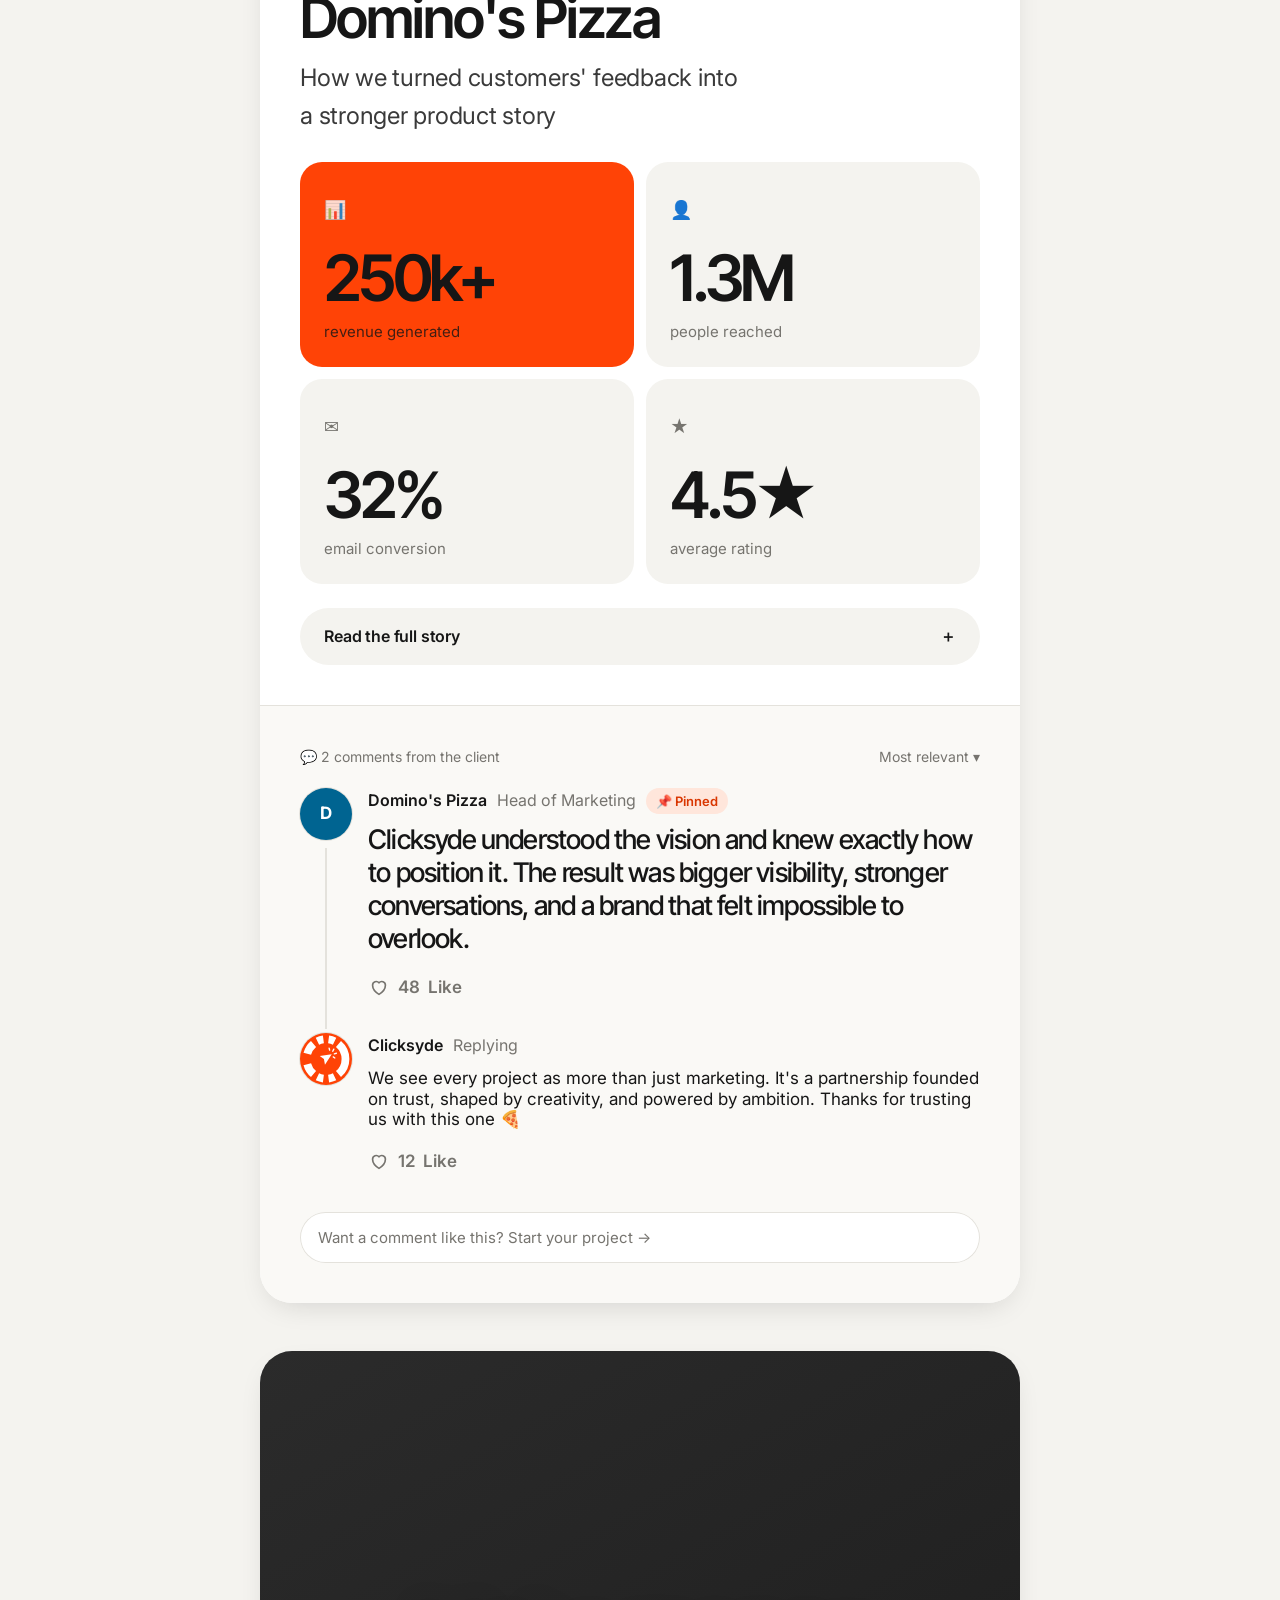
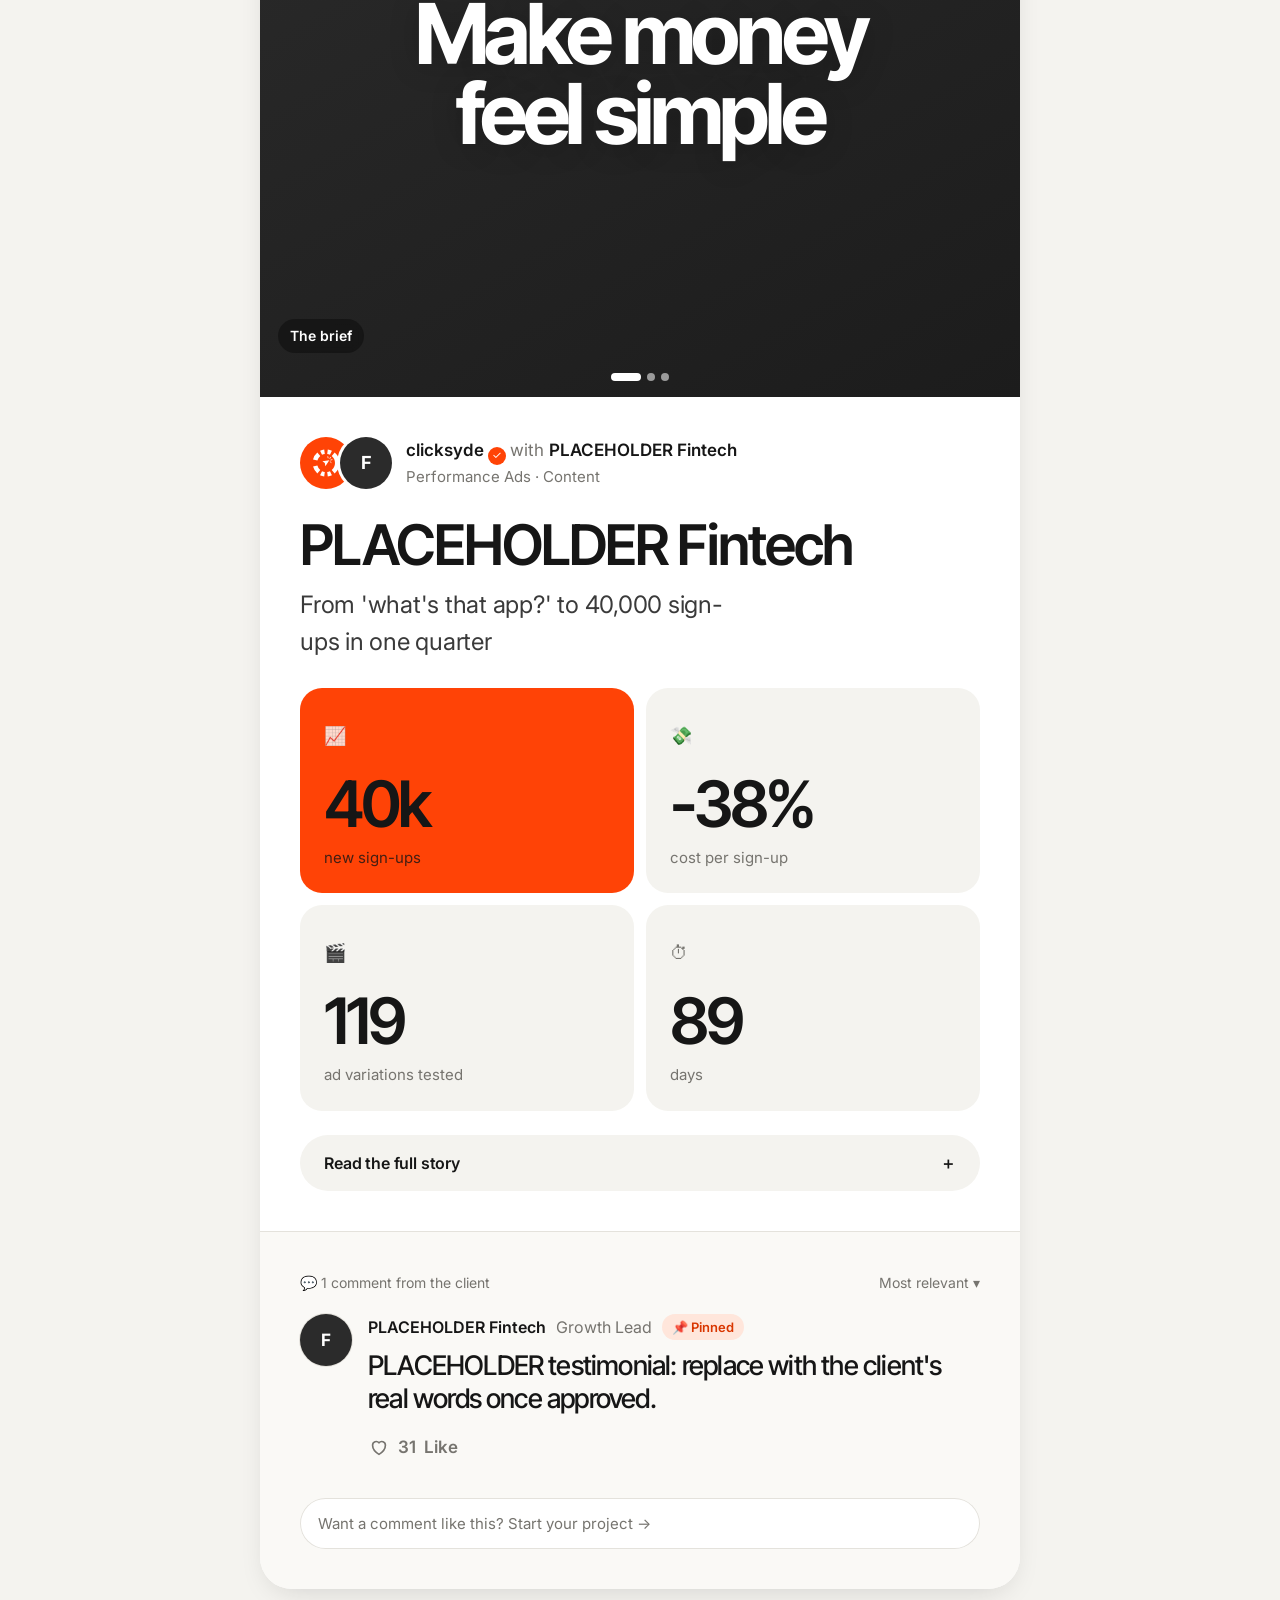
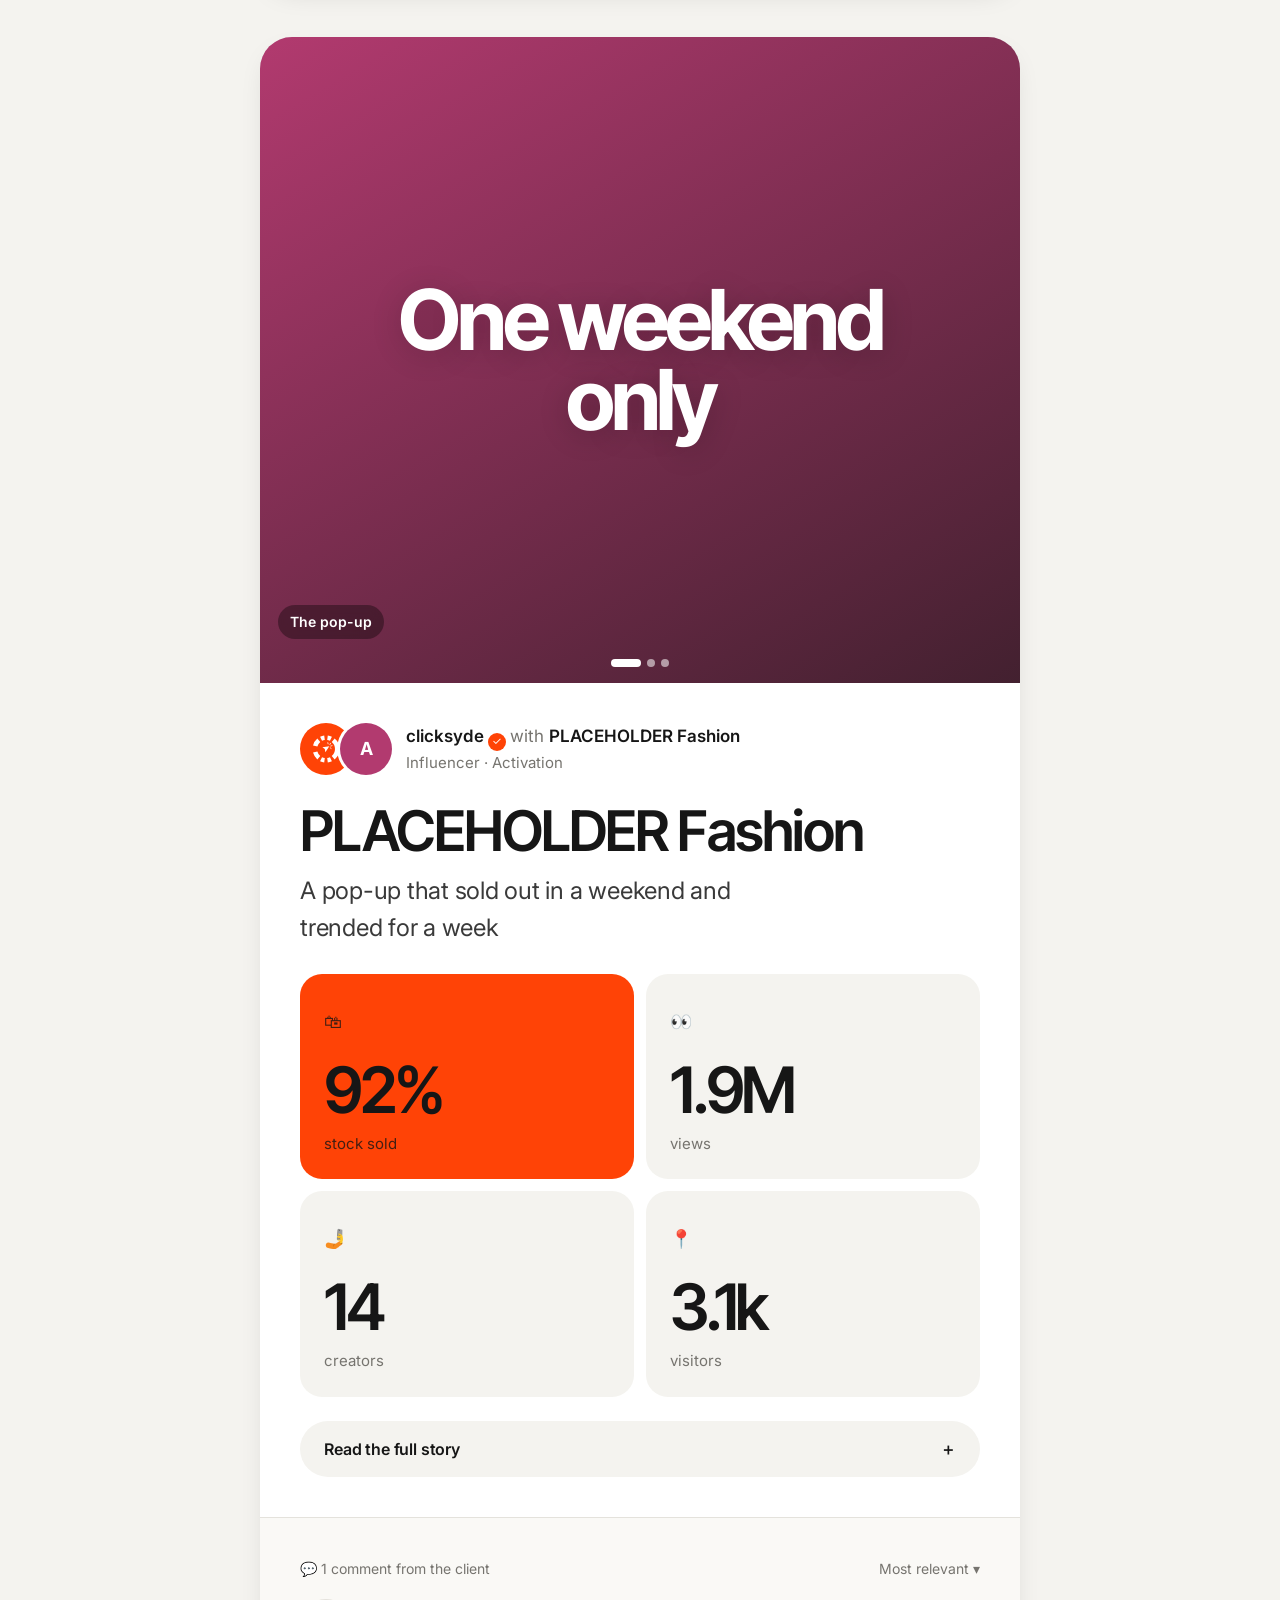
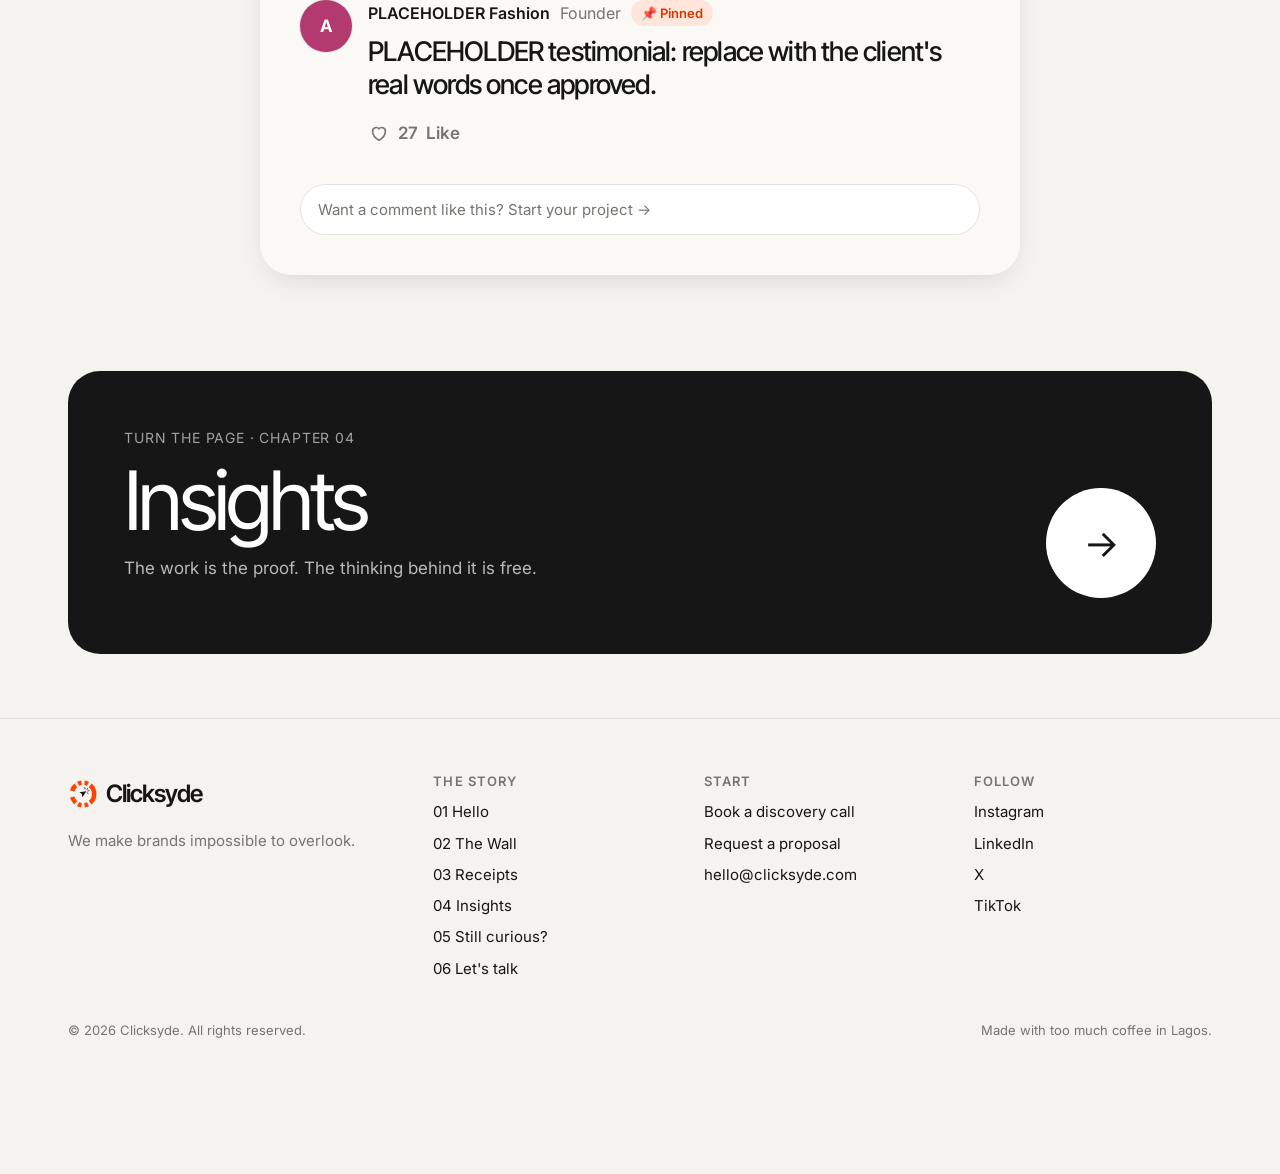
<file: clicksyde/work.html>
<!doctype html>
<html lang="en">
<head>
  <meta charset="utf-8">
  <meta name="viewport" content="width=device-width, initial-scale=1, viewport-fit=cover">
  <title>Receipts | Clicksyde case studies</title>
  <meta name="description" content="Case studies and results from Clicksyde, with feedback straight from the clients.">
  <meta name="theme-color" content="#161616">
  <link rel="icon" href="assets/favicon.svg" type="image/svg+xml">
  <link rel="preconnect" href="https://fonts.googleapis.com"><link rel="preconnect" href="https://fonts.gstatic.com" crossorigin>
  <link href="https://fonts.googleapis.com/css2?family=Inter+Tight:wght@500;600;700&family=Inter:wght@400;500;600;700&family=Instrument+Serif:ital@1&display=swap" rel="stylesheet">
  <link rel="stylesheet" href="css/clicksyde.css?v=1">
</head>
<body data-page="work">
<main>

  <section class="opener">
    <div class="wrap">
      <span class="eyebrow">Chapter 03 · Trust</span>
      <h1 class="h-xl rv">The <span class="serif accent">receipts.</span></h1>
      <p class="lead rv rv-d1">Talk is cheap, so here's the work: what we did, what it earned, and what the client said about it. Unfiltered, in the comments.</p>
      <span class="q rv rv-d2">🧐 Can Clicksyde actually deliver?</span>
    </div>
  </section>

  <section style="padding-bottom:72px">
    <div class="wrap">
      <div class="jump" aria-label="Jump to a case study"></div>
      <div class="feed-filters" role="group" aria-label="Filter case studies" style="max-width:760px;margin:0 auto 28px"></div>
      <div class="feed"></div>
    </div>
  </section>
  <span data-next-line="The work is the proof. The thinking behind it is free."></span>

</main>
<script src="js/data.js?v=1"></script>
<script src="js/app.js?v=1"></script>
</body>
</html>
</file>
<file: clicksyde/css/clicksyde.css>
/* Clicksyde: shared styles for every chapter of the site */
:root {
  --brand: #FF4306;          /* sampled from the Clicksyde logo */
  --brand-ink: #D93600;
  --brand-soft: #FFE6DB;
  --ink: #161616;            /* sampled from the dark logo background */
  --ink-2: #3a3a3a;
  --muted: #76746f;
  --bg: #F4F3EF;
  --card: #FFFFFF;
  --line: #E4E2DC;
  --radius: 22px;
  --radius-lg: 32px;
  --shadow: 0 10px 30px -12px rgba(22, 22, 22, .18);
  --display: "Inter Tight", "Inter", system-ui, sans-serif;
  --body: "Inter", system-ui, sans-serif;
  --serif: "Instrument Serif", Georgia, serif;
  --gutter: clamp(16px, 4vw, 48px);
  --max: 1240px;
  --ease: cubic-bezier(.2, .8, .2, 1);
}

*, *::before, *::after { box-sizing: border-box; }
html { scroll-behavior: smooth; -webkit-text-size-adjust: 100%; }
body {
  margin: 0; background: var(--bg); color: var(--ink);
  font-family: var(--body); font-size: 17px; line-height: 1.55;
  -webkit-font-smoothing: antialiased; overflow-x: hidden;
  padding-bottom: 110px; /* room for the dock */
}
img, video, svg { display: block; max-width: 100%; }
a { color: inherit; }
button { font: inherit; color: inherit; cursor: pointer; }
:focus-visible { outline: 3px solid var(--brand); outline-offset: 3px; border-radius: 8px; }
.sr-only { position: absolute; width: 1px; height: 1px; overflow: hidden; clip: rect(0 0 0 0); white-space: nowrap; }

.wrap { width: 100%; max-width: var(--max); margin: 0 auto; padding: 0 var(--gutter); }
.serif { font-family: var(--serif); font-style: italic; font-weight: 400; letter-spacing: 0; }
.accent { color: var(--brand); }

h1, h2, h3, h4 { font-family: var(--display); letter-spacing: -.035em; line-height: 1.02; margin: 0; font-weight: 600; }
.h-xl { font-size: clamp(44px, 8.4vw, 124px); }
.h-lg { font-size: clamp(36px, 5.6vw, 76px); }
.h-md { font-size: clamp(28px, 3.6vw, 46px); }
.lead { font-size: clamp(18px, 1.7vw, 22px); color: var(--ink-2); max-width: 40ch; letter-spacing: -.01em; }
.eyebrow {
  display: inline-flex; align-items: center; gap: 10px; font-size: 13px; font-weight: 600;
  letter-spacing: .08em; text-transform: uppercase; color: var(--muted);
}
.eyebrow::before { content: ""; width: 8px; height: 8px; border-radius: 50%; background: var(--brand); }

/* ---------- Buttons ---------- */
.btn {
  display: inline-flex; align-items: center; gap: 10px; border: 0; border-radius: 999px;
  padding: 16px 24px; font-weight: 600; font-size: 16px; text-decoration: none; letter-spacing: -.01em;
  transition: transform .25s var(--ease), background .25s, color .25s;
}
.btn:hover { transform: translateY(-2px); }
.btn-dark { background: var(--ink); color: #fff; }
.btn-brand { background: var(--brand); color: #fff; }
.btn-brand:hover { background: var(--brand-ink); }
.btn-ghost { background: transparent; color: inherit; box-shadow: inset 0 0 0 1.5px currentColor; }
.btn-light { background: #fff; color: var(--ink); }
.btn .dot { width: 9px; height: 9px; border-radius: 50%; background: var(--brand); }
.btn .arr { transition: transform .25s var(--ease); }
.btn:hover .arr { transform: translateX(4px); }

/* ---------- Header ---------- */
.site-header {
  position: sticky; top: 0; z-index: 60;
  background: color-mix(in srgb, var(--bg) 82%, transparent);
  backdrop-filter: blur(14px); -webkit-backdrop-filter: blur(14px);
  border-bottom: 1px solid var(--line);
}
.site-header .wrap { display: flex; align-items: center; gap: 12px; height: 72px; }
.brand { display: inline-flex; align-items: center; gap: 8px; text-decoration: none; font-family: var(--display); font-weight: 600; font-size: 24px; letter-spacing: -.04em; }
.brand svg { width: 30px; height: 30px; }
.chapter-tag { margin-left: 14px; font-size: 13px; color: var(--muted); display: none; }
.chapter-tag b { color: var(--ink); font-weight: 600; }
.header-cta { margin-left: auto; padding: 12px 20px; }
.menu-btn {
  width: 48px; height: 48px; border-radius: 50%; border: 0; background: #fff; box-shadow: var(--shadow);
  display: grid; place-items: center;
}
.menu-btn span { display: block; width: 18px; height: 2px; background: var(--ink); border-radius: 2px; box-shadow: 0 6px 0 var(--ink); transform: translateY(-3px); }
.progress { position: absolute; left: 0; bottom: -1px; height: 2px; background: var(--brand); width: 0; }
.site-header.on-dark { background: rgba(22,22,22,.55); border-color: rgba(255,255,255,.08); color: #fff; }
.site-header.on-dark .chapter-tag, .site-header.on-dark .chapter-tag b { color: #fff; }
@media (min-width: 760px) { .chapter-tag { display: inline; } }

/* ---------- Story menu (full screen) ---------- */
.story-menu {
  position: fixed; inset: 0; z-index: 80; background: var(--ink); color: #fff;
  display: flex; flex-direction: column; padding: 24px var(--gutter) 40px; overflow-y: auto;
  clip-path: circle(0 at calc(100% - 48px) 36px); transition: clip-path .6s var(--ease); visibility: hidden;
}
.story-menu.open { clip-path: circle(150% at calc(100% - 48px) 36px); visibility: visible; }
.story-menu .top { display: flex; justify-content: space-between; align-items: center; margin-bottom: 28px; }
.story-menu .close { width: 48px; height: 48px; border-radius: 50%; border: 0; background: #fff; color: var(--ink); font-size: 22px; }
.story-menu ol { list-style: none; margin: 0; padding: 0; display: grid; gap: 4px; }
.story-menu li a {
  display: grid; grid-template-columns: 56px 1fr auto; align-items: baseline; gap: 12px;
  padding: 18px 0; border-bottom: 1px solid rgba(255,255,255,.12); text-decoration: none;
}
.story-menu .num { font-size: 14px; color: rgba(255,255,255,.5); font-variant-numeric: tabular-nums; }
.story-menu .t { font-family: var(--display); font-size: clamp(32px, 6vw, 64px); letter-spacing: -.04em; line-height: 1; transition: color .2s, transform .3s var(--ease); }
.story-menu .q { grid-column: 2; font-size: 15px; color: rgba(255,255,255,.55); }
.story-menu li a:hover .t, .story-menu li a[aria-current] .t { color: var(--brand); transform: translateX(8px); }
.story-menu .menu-foot { margin-top: auto; padding-top: 32px; display: flex; flex-wrap: wrap; gap: 12px; }

/* ---------- Dock (bottom nav, from the reference screenshots) ---------- */
.dock {
  position: fixed; left: 50%; bottom: max(16px, env(safe-area-inset-bottom)); transform: translateX(-50%);
  z-index: 70; display: flex; align-items: center; gap: 4px; padding: 6px; background: #fff; border-radius: 999px;
  box-shadow: 0 14px 40px -10px rgba(0,0,0,.28); max-width: calc(100vw - 24px);
}
.dock a {
  display: inline-flex; align-items: center; gap: 8px; height: 52px; min-width: 52px; justify-content: center;
  padding: 0 14px; border-radius: 999px; text-decoration: none; color: var(--ink); font-weight: 600; font-size: 15px;
  transition: background .3s var(--ease), color .3s;
}
.dock a svg { width: 22px; height: 22px; flex: none; }
.dock a .lbl { display: none; }
.dock a[aria-current="page"] { background: var(--ink); color: #fff; padding: 0 20px; }
.dock a[aria-current="page"] .lbl { display: inline; }
.dock a:not([aria-current]):hover { background: var(--bg); }
.dock a.go { background: var(--brand); color: #fff; width: 52px; padding: 0; }
.dock a.go[aria-current="page"] { width: auto; padding: 0 20px; }
@media (max-width: 400px) { .dock a { min-width: 44px; padding: 0 10px; height: 48px; } .dock a.go { width: 48px; } }

/* ---------- Sections ---------- */
section { position: relative; }
.sec { padding: clamp(72px, 11vw, 150px) 0; }
.sec-head { display: grid; gap: 18px; margin-bottom: clamp(36px, 5vw, 64px); }
.sec-head.split { grid-template-columns: 1fr; align-items: end; }
@media (min-width: 900px) { .sec-head.split { grid-template-columns: 1.3fr 1fr; gap: 48px; } }
.dark { background: var(--ink); color: #fff; }
.dark .lead, .dark .muted { color: rgba(255,255,255,.66); }
.muted { color: var(--muted); }

/* reveal on scroll */
.rv { opacity: 0; transform: translateY(28px); transition: opacity .9s var(--ease), transform .9s var(--ease); }
.rv.in { opacity: 1; transform: none; }
.rv-d1 { transition-delay: .08s; } .rv-d2 { transition-delay: .16s; } .rv-d3 { transition-delay: .24s; }
@media (prefers-reduced-motion: reduce) {
  .rv { opacity: 1; transform: none; transition: none; }
  * { animation-duration: .001s !important; animation-iteration-count: 1 !important; scroll-behavior: auto !important; }
}

/* chapter opener used at the top of inner pages */
.opener { padding: clamp(56px, 9vw, 120px) 0 clamp(40px, 6vw, 72px); }
.opener .eyebrow { margin-bottom: 22px; }
.opener .lead { margin-top: 24px; }
.opener .q {
  display: inline-block; margin-top: 28px; padding: 10px 16px; border-radius: 999px; background: #fff;
  font-size: 15px; color: var(--ink-2); box-shadow: var(--shadow);
}

/* ---------- Turn the page (links each chapter to the next) ---------- */
.turn { padding: 24px 0 64px; }
.turn a {
  display: grid; grid-template-columns: 1fr auto; align-items: end; gap: 24px; text-decoration: none;
  background: var(--ink); color: #fff; border-radius: var(--radius-lg); padding: clamp(28px, 5vw, 56px);
  position: relative; overflow: hidden; isolation: isolate;
}
.turn a::before {
  content: ""; position: absolute; inset: 0; background: var(--brand); z-index: -1;
  transform: translateY(101%); transition: transform .6s var(--ease);
}
.turn a:hover::before { transform: none; }
.turn .k { font-size: 14px; color: rgba(255,255,255,.6); letter-spacing: .06em; text-transform: uppercase; }
.turn a:hover .k { color: rgba(255,255,255,.85); }
.turn .t { font-family: var(--display); font-size: clamp(36px, 6.4vw, 88px); letter-spacing: -.045em; line-height: .98; margin-top: 12px; }
.turn .s { margin-top: 14px; color: rgba(255,255,255,.7); max-width: 46ch; }
.turn .circle { width: clamp(64px, 9vw, 110px); aspect-ratio: 1; border-radius: 50%; background: #fff; color: var(--ink); display: grid; place-items: center; font-size: clamp(24px, 3vw, 38px); transition: transform .5s var(--ease); }
.turn a:hover .circle { transform: rotate(-45deg); }

/* ---------- Footer ---------- */
.site-footer { padding: 56px 0 24px; border-top: 1px solid var(--line); font-size: 15px; }
.site-footer .cols { display: grid; gap: 32px; grid-template-columns: 1fr; }
@media (min-width: 760px) { .site-footer .cols { grid-template-columns: 1.4fr 1fr 1fr 1fr; } }
.site-footer h4 { font-size: 13px; font-family: var(--body); letter-spacing: .08em; text-transform: uppercase; color: var(--muted); margin-bottom: 12px; font-weight: 600; }
.site-footer ul { list-style: none; margin: 0; padding: 0; display: grid; gap: 8px; }
.site-footer a { text-decoration: none; }
.site-footer a:hover { color: var(--brand); }
.site-footer .legal { margin-top: 40px; display: flex; flex-wrap: wrap; justify-content: space-between; gap: 12px; color: var(--muted); font-size: 13px; }

/* =========================================================
   CHAPTER 01: HOME (Understand)
   ========================================================= */
.hero { position: relative; min-height: calc(100svh - 72px); color: #fff; background: var(--ink); overflow: hidden; display: flex; }
.hero-reel { position: absolute; inset: 0; }
.hero-reel video { position: absolute; inset: 0; width: 100%; height: 100%; object-fit: cover; }
/* Fallback reel: columns of campaign frames drifting, shown until the real mashup video is added */
.reel-wall { position: absolute; inset: -10% -5%; display: grid; grid-template-columns: repeat(3, 1fr); gap: 12px; transform: rotate(-6deg); }
@media (min-width: 900px) { .reel-wall { grid-template-columns: repeat(5, 1fr); } }
.reel-col { display: grid; gap: 12px; animation: drift 38s linear infinite; }
.reel-col:nth-child(even) { animation-direction: reverse; animation-duration: 46s; }
@keyframes drift { from { transform: translateY(0); } to { transform: translateY(-50%); } }
.frame { aspect-ratio: 4/5; border-radius: 18px; position: relative; overflow: hidden; }
.frame span { position: absolute; left: 12px; bottom: 12px; font-size: 12px; font-weight: 600; background: rgba(0,0,0,.35); padding: 6px 10px; border-radius: 999px; backdrop-filter: blur(6px); }
.frame::after { content: ""; position: absolute; inset: 0; background: radial-gradient(circle at 30% 20%, rgba(255,255,255,.35), transparent 50%); }
.hero-shade { position: absolute; inset: 0; background: linear-gradient(180deg, rgba(22,22,22,.55) 0%, rgba(22,22,22,.35) 40%, rgba(22,22,22,.92) 100%); }
.hero .wrap { position: relative; z-index: 2; display: grid; align-content: end; gap: 28px; padding-top: 48px; padding-bottom: clamp(120px, 14vh, 160px); }
.hero-split { display: grid; gap: 28px; align-items: end; }
@media (min-width: 900px) { .hero-split { grid-template-columns: 1.55fr 1fr; gap: 56px; } }
.hero h1 { font-size: clamp(48px, 9vw, 132px); letter-spacing: -.055em; line-height: .92; }
.hero h1 .serif { color: var(--brand); }
.hero .lead { color: rgba(255,255,255,.82); }
.hero .ctas { display: flex; flex-wrap: wrap; gap: 12px; margin-top: 24px; }
.hero .live { display: inline-flex; align-items: center; gap: 8px; font-size: 13px; color: rgba(255,255,255,.75); }
.hero .live i { width: 8px; height: 8px; border-radius: 50%; background: var(--brand); animation: pulse 1.6s infinite; }
@keyframes pulse { 0%,100% { opacity: 1; } 50% { opacity: .25; } }
.scroll-cue { position: absolute; left: 50%; bottom: 112px; transform: translateX(-50%); z-index: 2; font-size: 12px; letter-spacing: .1em; text-transform: uppercase; color: rgba(255,255,255,.6); display: none; }
@media (min-height: 760px) and (min-width: 900px) { .scroll-cue { display: block; } }

/* logo marquee */
.marquee { border-bottom: 1px solid var(--line); padding: 28px 0; overflow: hidden; background: #fff; }
.marquee .label { text-align: center; font-size: 13px; color: var(--muted); margin-bottom: 18px; }
.marquee-track { display: flex; gap: 64px; width: max-content; animation: slide 36s linear infinite; }
.marquee:hover .marquee-track { animation-play-state: paused; }
.marquee-track span { font-family: var(--display); font-weight: 700; font-size: clamp(22px, 2.6vw, 32px); letter-spacing: -.04em; color: #b7b4ad; white-space: nowrap; transition: color .2s; }
.marquee-track span:hover { color: var(--ink); }
@keyframes slide { to { transform: translateX(-50%); } }

/* the one-liner */
.oneliner p { font-family: var(--display); font-size: clamp(30px, 4.6vw, 64px); letter-spacing: -.04em; line-height: 1.08; margin: 0; max-width: 20ch; font-weight: 500; }
.oneliner .w { color: #c9c6bf; transition: color .4s; }
.oneliner .w.lit { color: var(--ink); }

/* three verbs */
.verbs { display: grid; gap: 16px; }
@media (min-width: 900px) { .verbs { grid-template-columns: repeat(3, 1fr); } }
.verb { background: #fff; border-radius: var(--radius-lg); padding: 32px; min-height: 300px; display: flex; flex-direction: column; box-shadow: var(--shadow); transition: transform .4s var(--ease); }
.verb:hover { transform: translateY(-6px) rotate(-.6deg); }
.verb .n { font-size: 14px; color: var(--muted); }
.verb h3 { font-size: clamp(34px, 3.4vw, 48px); margin-top: auto; }
.verb p { margin: 12px 0 0; color: var(--ink-2); }
.verb:nth-child(2) { background: var(--brand); color: #fff; }
.verb:nth-child(2) p, .verb:nth-child(2) .n { color: rgba(255,255,255,.85); }
.verb:nth-child(3) { background: var(--ink); color: #fff; }
.verb:nth-child(3) p, .verb:nth-child(3) .n { color: rgba(255,255,255,.7); }

/* fit check */
.fit { display: grid; gap: 32px; }
@media (min-width: 900px) { .fit { grid-template-columns: 1fr 1fr; gap: 64px; align-items: start; } }
.checks { display: grid; gap: 10px; }
.check { display: flex; gap: 14px; align-items: center; background: #fff; border: 0; border-radius: 18px; padding: 18px 20px; text-align: left; font-size: 17px; box-shadow: inset 0 0 0 1px var(--line); transition: box-shadow .2s, background .2s; }
.check .box { flex: none; width: 26px; height: 26px; border-radius: 8px; box-shadow: inset 0 0 0 2px var(--line); display: grid; place-items: center; color: #fff; font-size: 15px; transition: background .2s, box-shadow .2s; }
.check[aria-pressed="true"] { box-shadow: inset 0 0 0 2px var(--ink); }
.check[aria-pressed="true"] .box { background: var(--brand); box-shadow: none; }
.fit-verdict { margin-top: 16px; padding: 18px 20px; border-radius: 18px; background: var(--ink); color: #fff; display: flex; gap: 14px; align-items: center; justify-content: space-between; flex-wrap: wrap; opacity: .35; transition: opacity .3s; }
.fit-verdict.on { opacity: 1; }

/* numbers */
.stats { display: grid; gap: 12px; grid-template-columns: repeat(2, 1fr); }
@media (min-width: 900px) { .stats { grid-template-columns: repeat(4, 1fr); } }
.stat { border-radius: var(--radius); padding: 24px; background: rgba(255,255,255,.06); }
.stat b { display: block; font-family: var(--display); font-size: clamp(40px, 5vw, 68px); letter-spacing: -.05em; line-height: 1; font-weight: 600; }
.stat span { display: block; margin-top: 10px; color: rgba(255,255,255,.65); font-size: 15px; }
.stat.hot { background: var(--brand); }
.stat.hot span { color: rgba(255,255,255,.88); }

/* client journey (Retain & Grow) */
.journey { display: grid; gap: 12px; counter-reset: j; }
@media (min-width: 900px) { .journey { grid-template-columns: repeat(4, 1fr); } }
.step { background: #fff; border-radius: var(--radius); padding: 26px; position: relative; box-shadow: inset 0 0 0 1px var(--line); }
.step .ix { display: inline-grid; place-items: center; width: 38px; height: 38px; border-radius: 50%; background: var(--bg); font-weight: 700; font-size: 14px; }
.step h3 { font-size: 26px; margin: 22px 0 8px; }
.step p { margin: 0; color: var(--ink-2); font-size: 16px; }
.step .when { display: inline-block; margin-top: 16px; font-size: 13px; font-weight: 600; color: var(--brand); }
.step:last-child { background: var(--brand); color: #fff; box-shadow: none; }
.step:last-child p { color: rgba(255,255,255,.9); }
.step:last-child .when { color: #fff; }
.step:last-child .ix { background: rgba(255,255,255,.2); }

/* =========================================================
   CHAPTER 02: THE WALL (Explore / services)
   ========================================================= */
.wall-sec { background: #F6A8C5; padding: clamp(48px, 8vw, 110px) 0; overflow: hidden; }
.wall-sec .hint { text-align: center; margin: 0 auto 32px; font-weight: 600; color: var(--ink); display: flex; justify-content: center; gap: 8px; align-items: center; }
.filters { display: flex; flex-wrap: wrap; gap: 8px; justify-content: center; margin-bottom: 40px; }
.chip { border: 0; background: rgba(255,255,255,.55); padding: 10px 16px; border-radius: 999px; font-size: 15px; font-weight: 600; transition: background .2s, color .2s; }
.chip[aria-pressed="true"] { background: var(--ink); color: #fff; }
.wall { display: grid; grid-template-columns: repeat(2, 1fr); gap: clamp(10px, 2vw, 22px); max-width: 1080px; margin: 0 auto; }
@media (min-width: 760px) { .wall { grid-template-columns: repeat(3, 1fr); } }
.note {
  --rot: 0deg; position: relative; aspect-ratio: 1; border: 0; text-align: left; padding: clamp(14px, 2.4vw, 28px);
  background: var(--c, #FFF35C); color: var(--ink); transform: rotate(var(--rot));
  box-shadow: 0 1px 1px rgba(0,0,0,.06), 0 14px 24px -14px rgba(0,0,0,.45);
  display: flex; flex-direction: column; transition: transform .45s var(--ease), box-shadow .45s var(--ease), opacity .3s;
}
.note::before { /* tape strip */
  content: ""; position: absolute; top: -10px; left: 50%; width: 74px; height: 22px; transform: translateX(-50%) rotate(-3deg);
  background: rgba(255,255,255,.55); box-shadow: 0 1px 2px rgba(0,0,0,.08);
}
.note::after { /* lifted corner */
  content: ""; position: absolute; right: 0; bottom: 0; width: 28px; height: 28px;
  background: linear-gradient(135deg, transparent 50%, rgba(0,0,0,.08) 50%);
}
.note:hover { transform: rotate(0deg) translateY(-8px) scale(1.03); box-shadow: 0 30px 40px -20px rgba(0,0,0,.5); z-index: 2; }
.note .no { font-size: 13px; font-weight: 700; opacity: .55; }
.note .nt { font-family: var(--display); font-weight: 600; font-size: clamp(19px, 2.6vw, 34px); letter-spacing: -.04em; line-height: 1; margin-top: auto; }
.note .ns { font-family: var(--serif); font-style: italic; font-size: clamp(15px, 1.6vw, 20px); margin-top: 8px; opacity: .75; line-height: 1.2; }
.note .tap { position: absolute; top: clamp(12px, 2vw, 22px); right: clamp(12px, 2vw, 22px); width: 30px; height: 30px; border-radius: 50%; background: rgba(0,0,0,.08); display: grid; place-items: center; font-size: 18px; transition: transform .3s; }
.note:hover .tap { transform: rotate(90deg); }
.note.dim { opacity: .25; transform: rotate(var(--rot)) scale(.96); }
@media (max-width: 520px) { .note .ns { display: none; } }

/* note opened: the note grows into a sheet */
.sheet-wrap { position: fixed; inset: 0; z-index: 90; display: grid; place-items: center; padding: 16px; background: rgba(22,22,22,.55); opacity: 0; visibility: hidden; transition: opacity .35s, visibility .35s; }
.sheet-wrap.open { opacity: 1; visibility: visible; }
.sheet {
  width: min(720px, 100%); max-height: calc(100svh - 32px); overflow-y: auto; background: var(--c, #FFF35C);
  padding: clamp(24px, 4vw, 44px); position: relative; transform: scale(.8) rotate(-4deg);
  transition: transform .5s var(--ease); box-shadow: 0 40px 80px -30px rgba(0,0,0,.6);
}
.sheet-wrap.open .sheet { transform: none; }
.sheet .x { position: absolute; top: 16px; right: 16px; width: 44px; height: 44px; border-radius: 50%; border: 0; background: rgba(0,0,0,.1); font-size: 20px; }
.sheet h3 { font-size: clamp(34px, 5vw, 56px); margin: 10px 0 6px; padding-right: 48px; }
.sheet .ns { font-family: var(--serif); font-style: italic; font-size: 22px; opacity: .8; }
.sheet .body { margin-top: 20px; font-size: 18px; }
.sheet h4 { font-family: var(--body); font-size: 13px; letter-spacing: .08em; text-transform: uppercase; margin: 26px 0 10px; opacity: .65; }
.sheet ul { margin: 0; padding: 0; list-style: none; display: grid; gap: 8px; }
.sheet ul li { display: flex; gap: 10px; }
.sheet ul li::before { content: "✓"; font-weight: 700; }
.sheet .tags { display: flex; flex-wrap: wrap; gap: 8px; }
.sheet .tags span { background: rgba(0,0,0,.08); padding: 6px 12px; border-radius: 999px; font-size: 14px; font-weight: 600; }
.sheet .acts { display: flex; flex-wrap: wrap; gap: 10px; margin-top: 30px; }
.sheet .nav { display: flex; justify-content: space-between; margin-top: 24px; padding-top: 16px; border-top: 1px dashed rgba(0,0,0,.2); font-size: 15px; }
.sheet .nav button { border: 0; background: none; font-weight: 600; padding: 6px 0; }

/* problem finder */
.finder { display: grid; gap: 10px; }
@media (min-width: 760px) { .finder { grid-template-columns: repeat(2, 1fr); } }
.prob { display: flex; justify-content: space-between; align-items: center; gap: 16px; text-align: left; border: 0; background: #fff; border-radius: 18px; padding: 20px 22px; font-size: 18px; font-weight: 500; box-shadow: inset 0 0 0 1px var(--line); transition: background .2s, color .2s; }
.prob:hover { background: var(--ink); color: #fff; }
.prob small { display: block; font-size: 14px; color: var(--muted); font-weight: 400; margin-top: 4px; }
.prob:hover small { color: rgba(255,255,255,.6); }

/* =========================================================
   CHAPTER 03: OUR WORK (Trust): feed + comment threads
   ========================================================= */
.feed-filters { display: flex; gap: 8px; flex-wrap: wrap; margin-bottom: 28px; }
.feed-filters .chip { background: #fff; box-shadow: inset 0 0 0 1px var(--line); }
.feed-filters .chip[aria-pressed="true"] { background: var(--ink); color: #fff; box-shadow: none; }
.feed { display: grid; gap: 48px; max-width: 760px; margin: 0 auto; }
.jump { display: flex; gap: 10px; overflow-x: auto; padding-bottom: 8px; margin-bottom: 36px; scrollbar-width: none; }
.jump::-webkit-scrollbar { display: none; }
.jump a { flex: none; display: flex; gap: 12px; align-items: center; background: #fff; padding: 10px 18px 10px 10px; border-radius: 18px; text-decoration: none; box-shadow: var(--shadow); max-width: 320px; }
.jump .th { width: 52px; height: 52px; border-radius: 12px; flex: none; }
.jump b { display: block; font-size: 15px; }
.jump small { display: block; font-size: 13px; color: var(--muted); white-space: nowrap; overflow: hidden; text-overflow: ellipsis; max-width: 200px; }

.case { background: #fff; border-radius: var(--radius-lg); overflow: hidden; box-shadow: var(--shadow); scroll-margin-top: 90px; }
.carousel { position: relative; aspect-ratio: 4/3.4; overflow: hidden; background: #ddd; }
.slides { display: flex; height: 100%; overflow-x: auto; scroll-snap-type: x mandatory; scrollbar-width: none; }
.slides::-webkit-scrollbar { display: none; }
.slide { flex: 0 0 100%; scroll-snap-align: start; position: relative; display: grid; place-items: center; color: #fff; }
.slide .cap { position: absolute; left: 18px; bottom: 44px; font-weight: 600; font-size: 14px; background: rgba(0,0,0,.35); padding: 6px 12px; border-radius: 999px; backdrop-filter: blur(6px); }
.slide .big { font-family: var(--display); font-size: clamp(40px, 8vw, 84px); letter-spacing: -.05em; font-weight: 700; text-align: center; line-height: .95; padding: 0 24px; text-shadow: 0 4px 30px rgba(0,0,0,.2); }
.dots { position: absolute; bottom: 16px; left: 50%; transform: translateX(-50%); display: flex; gap: 6px; }
.dots button { width: 8px; height: 8px; border: 0; padding: 0; border-radius: 999px; background: rgba(255,255,255,.55); transition: width .3s, background .3s; }
.dots button[aria-current="true"] { width: 30px; background: #fff; }
.case-body { padding: clamp(22px, 4vw, 40px); }
.byline { display: flex; align-items: center; gap: 14px; }
.avatars { display: flex; }
.avatars > * { width: 52px; height: 52px; border-radius: 50%; display: grid; place-items: center; box-shadow: 0 0 0 3px #fff; font-weight: 700; color: #fff; font-size: 18px; }
.avatars > *:first-child { background: var(--brand); }
.avatars > *:first-child svg { width: 30px; height: 30px; }
.avatars > *:last-child { margin-left: -12px; }
.byline b { font-weight: 600; }
.byline .with { color: var(--muted); font-weight: 400; }
.byline .meta { color: var(--muted); font-size: 15px; }
.verified { display: inline-grid; place-items: center; width: 18px; height: 18px; border-radius: 50%; background: var(--brand); color: #fff; font-size: 11px; vertical-align: -3px; margin: 0 4px; }
.case h2 { font-size: clamp(36px, 5vw, 56px); margin-top: 28px; }
.case .sub { font-size: clamp(19px, 2vw, 24px); color: var(--ink-2); margin: 12px 0 0; letter-spacing: -.01em; max-width: 30ch; }
.case .stats { margin-top: 28px; grid-template-columns: repeat(2, 1fr); }
.case .stat { background: var(--bg); color: var(--ink); }
.case .stat span { color: var(--muted); }
.case .stat.hot { background: var(--brand); color: var(--ink); }
.case .stat.hot span { color: var(--ink); opacity: .8; }
.case .stat .ic { font-size: 18px; margin-bottom: 22px; display: block; }
.story-toggle { margin-top: 24px; width: 100%; justify-content: space-between; background: var(--bg); color: var(--ink); }
.story { display: grid; grid-template-rows: 0fr; transition: grid-template-rows .5s var(--ease); }
.story.open { grid-template-rows: 1fr; }
.story > div { overflow: hidden; }
.story .chunk { padding-top: 24px; }
.story h4 { font-family: var(--body); font-size: 13px; letter-spacing: .08em; text-transform: uppercase; color: var(--brand); margin-bottom: 8px; }
.story p { margin: 0; color: var(--ink-2); }

/* comment thread (client feedback, styled like social comments) */
.thread { border-top: 1px solid var(--line); padding: clamp(22px, 4vw, 40px); background: #FAF9F6; }
.thread .th-head { display: flex; justify-content: space-between; align-items: center; font-size: 14px; color: var(--muted); margin-bottom: 20px; }
.comment { display: grid; grid-template-columns: 52px 1fr; gap: 16px; position: relative; padding-bottom: 28px; }
.comment:has(+ .comment)::before { content: ""; position: absolute; left: 25px; top: 60px; bottom: 4px; width: 2px; background: var(--line); }
.comment .av { width: 52px; height: 52px; border-radius: 50%; display: grid; place-items: center; font-weight: 700; color: #fff; box-shadow: 0 0 0 1px var(--line); }
.comment .who { display: flex; flex-wrap: wrap; gap: 4px 10px; align-items: center; font-size: 16px; }
.comment .who b { font-weight: 600; }
.comment .who .role { color: var(--muted); }
.pin { display: inline-flex; gap: 4px; align-items: center; background: var(--brand-soft); color: var(--brand-ink); font-size: 13px; font-weight: 600; padding: 3px 10px; border-radius: 999px; }
.comment .said { font-family: var(--display); font-size: clamp(20px, 2.4vw, 27px); letter-spacing: -.03em; line-height: 1.22; margin: 10px 0 14px; font-weight: 500; }
.comment.reply .said { font-size: 17px; font-family: var(--body); letter-spacing: 0; font-weight: 400; }
.like { display: inline-flex; gap: 8px; align-items: center; border: 0; background: none; padding: 4px 0; color: var(--muted); font-weight: 600; }
.like svg { width: 22px; height: 22px; transition: transform .3s var(--ease); }
.like[aria-pressed="true"] { color: var(--brand); }
.like[aria-pressed="true"] svg { fill: var(--brand); transform: scale(1.2); }
.add-comment { display: flex; gap: 10px; margin-top: 4px; }
.add-comment a { flex: 1; text-decoration: none; padding: 14px 18px; border-radius: 999px; background: #fff; box-shadow: inset 0 0 0 1px var(--line); color: var(--muted); font-size: 15px; }
.add-comment a:hover { box-shadow: inset 0 0 0 1.5px var(--ink); color: var(--ink); }

/* =========================================================
   CHAPTER 04: INSIGHTS (blog + newsletter)
   ========================================================= */
.featured { display: grid; gap: 0; background: #fff; border-radius: var(--radius-lg); overflow: hidden; box-shadow: var(--shadow); text-decoration: none; border: 0; padding: 0; text-align: left; width: 100%; }
@media (min-width: 900px) { .featured { grid-template-columns: 1.1fr 1fr; } }
.featured .art { min-height: 300px; position: relative; display: grid; place-items: center; }
.featured .art .big { font-family: var(--display); font-size: clamp(64px, 10vw, 140px); font-weight: 700; letter-spacing: -.06em; color: #fff; }
.featured .txt { padding: clamp(24px, 4vw, 48px); display: flex; flex-direction: column; gap: 14px; }
.featured h2 { font-size: clamp(30px, 3.6vw, 46px); }
.post-meta { display: flex; gap: 10px; flex-wrap: wrap; font-size: 14px; color: var(--muted); align-items: center; }
.post-meta .cat { background: var(--brand-soft); color: var(--brand-ink); padding: 4px 10px; border-radius: 999px; font-weight: 600; }
.posts { display: grid; gap: 16px; margin-top: 16px; }
@media (min-width: 700px) { .posts { grid-template-columns: repeat(2, 1fr); } }
@media (min-width: 1000px) { .posts { grid-template-columns: repeat(3, 1fr); } }
.post { background: #fff; border-radius: var(--radius); overflow: hidden; border: 0; padding: 0; text-align: left; display: flex; flex-direction: column; box-shadow: inset 0 0 0 1px var(--line); transition: transform .35s var(--ease), box-shadow .35s; }
.post:hover { transform: translateY(-6px); box-shadow: var(--shadow); }
.post .art { aspect-ratio: 16/10; display: grid; place-items: center; font-family: var(--display); font-weight: 700; font-size: 48px; letter-spacing: -.05em; color: rgba(255,255,255,.95); }
.post .txt { padding: 22px; display: grid; gap: 10px; }
.post h3 { font-size: 23px; line-height: 1.12; }
.post p { margin: 0; color: var(--ink-2); font-size: 15px; }
.post.hide, .note.hide { display: none; }

.newsletter { background: var(--brand); color: #fff; border-radius: var(--radius-lg); padding: clamp(28px, 5vw, 64px); display: grid; gap: 28px; position: relative; overflow: hidden; }
@media (min-width: 900px) { .newsletter { grid-template-columns: 1.2fr 1fr; align-items: end; } }
.newsletter h2 { font-size: clamp(38px, 5.4vw, 72px); }
.newsletter p { color: rgba(255,255,255,.88); margin: 14px 0 0; max-width: 42ch; }
.nl-form { display: flex; gap: 8px; background: #fff; padding: 6px; border-radius: 999px; }
.nl-form input { flex: 1; min-width: 0; border: 0; background: none; padding: 0 16px; font: inherit; color: var(--ink); outline: none; }
.nl-note { font-size: 14px; color: rgba(255,255,255,.85); margin-top: 10px; }

.reader { position: fixed; inset: 0; z-index: 90; background: var(--bg); overflow-y: auto; transform: translateY(100%); transition: transform .55s var(--ease); visibility: hidden; }
.reader.open { transform: none; visibility: visible; }
.reader .bar { position: sticky; top: 0; display: flex; justify-content: space-between; align-items: center; padding: 14px var(--gutter); background: color-mix(in srgb, var(--bg) 85%, transparent); backdrop-filter: blur(12px); border-bottom: 1px solid var(--line); z-index: 2; }
.reader .bar button { border: 0; background: #fff; box-shadow: var(--shadow); border-radius: 999px; padding: 10px 18px; font-weight: 600; }
.reader article { max-width: 700px; margin: 0 auto; padding: 48px var(--gutter) 140px; }
.reader h1 { font-size: clamp(36px, 5vw, 60px); margin: 18px 0 24px; }
.reader article p { font-size: 19px; line-height: 1.7; color: var(--ink-2); }
.reader article h2 { font-size: 30px; margin: 40px 0 8px; }
.reader blockquote { margin: 32px 0; padding: 0 0 0 20px; border-left: 4px solid var(--brand); font-family: var(--serif); font-style: italic; font-size: 28px; line-height: 1.3; }
.reader .end { margin-top: 48px; padding: 28px; border-radius: var(--radius); background: var(--ink); color: #fff; }
.reader .end p { color: rgba(255,255,255,.7); }

/* =========================================================
   CHAPTER 05: ABOUT (the cool story)
   ========================================================= */
.curious h1 { font-size: clamp(40px, 7vw, 104px); max-width: 14ch; }
.curious .lead { max-width: 52ch; }
.typed { display: inline; border-right: 3px solid var(--brand); padding-right: 4px; animation: caret 1s steps(1) infinite; }
@keyframes caret { 50% { border-color: transparent; } }
.facts { display: grid; gap: 14px; grid-template-columns: 1fr; }
@media (min-width: 700px) { .facts { grid-template-columns: repeat(2, 1fr); } }
@media (min-width: 1000px) { .facts { grid-template-columns: repeat(3, 1fr); } }
.fact { perspective: 1200px; border: 0; padding: 0; background: none; text-align: left; min-height: 240px; }
.fact .inner { position: relative; height: 100%; min-height: 240px; transform-style: preserve-3d; transition: transform .7s var(--ease); }
.fact[aria-pressed="true"] .inner { transform: rotateY(180deg); }
.fact .face { position: absolute; inset: 0; backface-visibility: hidden; -webkit-backface-visibility: hidden; border-radius: var(--radius); padding: 26px; display: flex; flex-direction: column; }
.fact .front { background: #fff; box-shadow: inset 0 0 0 1px var(--line); }
.fact .front .qq { font-family: var(--display); font-size: 30px; letter-spacing: -.035em; line-height: 1.05; margin-top: auto; font-weight: 600; }
.fact .front small { color: var(--muted); font-size: 14px; }
.fact .front .flip { position: absolute; top: 22px; right: 22px; font-size: 13px; font-weight: 600; color: var(--brand); }
.fact .back { background: var(--ink); color: #fff; transform: rotateY(180deg); }
.fact .back .a { font-family: var(--serif); font-style: italic; font-size: 28px; line-height: 1.15; margin-top: auto; }
.fact .back small { color: rgba(255,255,255,.55); font-size: 14px; }
.fact:nth-child(3n+2) .back { background: var(--brand); }

.chapters-story { display: grid; gap: 0; }
.cs { display: grid; gap: 18px; padding: 40px 0; border-top: 1px solid rgba(255,255,255,.14); }
@media (min-width: 900px) { .cs { grid-template-columns: 200px 1fr 1fr; gap: 48px; } }
.cs .yr { font-family: var(--display); font-size: 56px; font-weight: 600; letter-spacing: -.05em; color: var(--brand); line-height: 1; }
.cs h3 { font-size: clamp(28px, 3vw, 40px); }
.cs p { margin: 0; color: rgba(255,255,255,.72); }

.values { display: grid; gap: 12px; }
@media (min-width: 900px) { .values { grid-template-columns: repeat(2, 1fr); } }
.value { display: flex; gap: 20px; align-items: flex-start; background: #fff; border-radius: var(--radius); padding: 26px; box-shadow: inset 0 0 0 1px var(--line); }
.value .ico { flex: none; width: 52px; height: 52px; border-radius: 14px; background: var(--brand-soft); display: grid; place-items: center; font-size: 24px; }
.value h3 { font-size: 24px; margin-bottom: 6px; }
.value p { margin: 0; color: var(--ink-2); }

.team { display: grid; gap: 12px; grid-template-columns: repeat(2, 1fr); }
@media (min-width: 900px) { .team { grid-template-columns: repeat(4, 1fr); } }
.member { border-radius: var(--radius); overflow: hidden; background: #fff; box-shadow: inset 0 0 0 1px var(--line); }
.member .ph { aspect-ratio: 1; display: grid; place-items: center; font-family: var(--display); font-weight: 700; font-size: 56px; color: rgba(255,255,255,.9); letter-spacing: -.05em; transition: transform .5s var(--ease); }
.member:hover .ph { transform: scale(1.04); }
.member .tx { padding: 16px 18px 20px; }
.member b { display: block; font-size: 17px; }
.member span { font-size: 14px; color: var(--muted); }
.member .odd { display: block; margin-top: 8px; font-size: 14px; color: var(--ink-2); font-family: var(--serif); font-style: italic; font-size: 17px; }

/* =========================================================
   CHAPTER 06: LET'S TALK (Convert)
   ========================================================= */
.talk { display: grid; gap: 32px; padding: clamp(40px, 7vw, 96px) 0; }
@media (min-width: 1000px) { .talk { grid-template-columns: 1fr 1.25fr; gap: 64px; align-items: start; } .talk .aside { position: sticky; top: 104px; } }
.talk h1 { font-size: clamp(44px, 6.4vw, 92px); }
.paths { display: grid; gap: 10px; margin-top: 28px; }
.path { display: flex; gap: 14px; align-items: center; text-decoration: none; background: #fff; border-radius: 18px; padding: 16px 18px; box-shadow: inset 0 0 0 1px var(--line); }
.path .ico { width: 44px; height: 44px; border-radius: 12px; display: grid; place-items: center; background: var(--bg); font-size: 20px; flex: none; }
.path b { display: block; }
.path small { color: var(--muted); font-size: 14px; }
.path:hover { box-shadow: inset 0 0 0 1.5px var(--ink); }

.convo { background: #fff; border-radius: var(--radius-lg); box-shadow: var(--shadow); overflow: hidden; }
.convo-top { display: flex; align-items: center; gap: 12px; padding: 18px 22px; border-bottom: 1px solid var(--line); }
.convo-top .av { width: 40px; height: 40px; border-radius: 50%; background: var(--brand); display: grid; place-items: center; }
.convo-top .av svg { width: 24px; height: 24px; }
.convo-top b { display: block; font-size: 16px; }
.convo-top small { color: #16a34a; font-size: 13px; font-weight: 600; }
.qbar { display: flex; gap: 6px; margin-left: auto; }
.qbar i { width: 22px; height: 5px; border-radius: 999px; background: var(--line); transition: background .3s; }
.qbar i.on { background: var(--brand); }
.convo-body { padding: 22px; display: grid; gap: 14px; min-height: 420px; align-content: start; }
.bubble { max-width: 88%; padding: 14px 18px; border-radius: 20px; font-size: 17px; animation: pop .45s var(--ease) both; }
@keyframes pop { from { opacity: 0; transform: translateY(10px) scale(.97); } }
.bubble.us { background: var(--bg); border-bottom-left-radius: 6px; }
.bubble.us .qn { display: block; font-size: 12px; font-weight: 700; color: var(--brand); letter-spacing: .06em; text-transform: uppercase; margin-bottom: 4px; }
.bubble.them { justify-self: end; background: var(--ink); color: #fff; border-bottom-right-radius: 6px; }
.bubble.them button { border: 0; background: none; color: rgba(255,255,255,.6); font-size: 13px; padding: 0; margin-left: 8px; text-decoration: underline; }
.answer { display: grid; gap: 10px; animation: pop .45s var(--ease) both; }
.opts { display: flex; flex-wrap: wrap; gap: 8px; }
.opt { border: 0; background: #fff; box-shadow: inset 0 0 0 1.5px var(--line); padding: 12px 16px; border-radius: 999px; font-size: 15px; font-weight: 500; transition: box-shadow .2s, background .2s, color .2s; }
.opt:hover { box-shadow: inset 0 0 0 1.5px var(--ink); }
.opt[aria-pressed="true"] { background: var(--ink); color: #fff; box-shadow: none; }
.field { display: grid; gap: 6px; }
.field label { font-size: 14px; font-weight: 600; color: var(--ink-2); }
.field input, .field textarea { width: 100%; font: inherit; font-size: 17px; padding: 14px 16px; border-radius: 14px; border: 0; box-shadow: inset 0 0 0 1.5px var(--line); background: #fff; color: var(--ink); resize: vertical; }
.field input:focus, .field textarea:focus { outline: none; box-shadow: inset 0 0 0 2px var(--ink); }
.row2 { display: grid; gap: 10px; }
@media (min-width: 600px) { .row2 { grid-template-columns: 1fr 1fr; } }
.answer .go-row { display: flex; justify-content: space-between; align-items: center; gap: 12px; flex-wrap: wrap; }
.answer .skip { border: 0; background: none; color: var(--muted); font-size: 15px; text-decoration: underline; padding: 8px 0; }
.err { color: #c2410c; font-size: 14px; min-height: 1em; }
.done-card { background: var(--ink); color: #fff; border-radius: var(--radius); padding: 24px; animation: pop .5s var(--ease) both; }
.done-card h3 { font-size: 30px; margin-bottom: 8px; }
.done-card p { color: rgba(255,255,255,.75); margin: 0 0 14px; }
.done-card ol { margin: 0; padding-left: 20px; color: rgba(255,255,255,.85); display: grid; gap: 6px; }
.done-card .acts { display: flex; flex-wrap: wrap; gap: 10px; margin-top: 20px; }
.privacy { font-size: 13px; color: var(--muted); padding: 0 22px 20px; }
</file>
